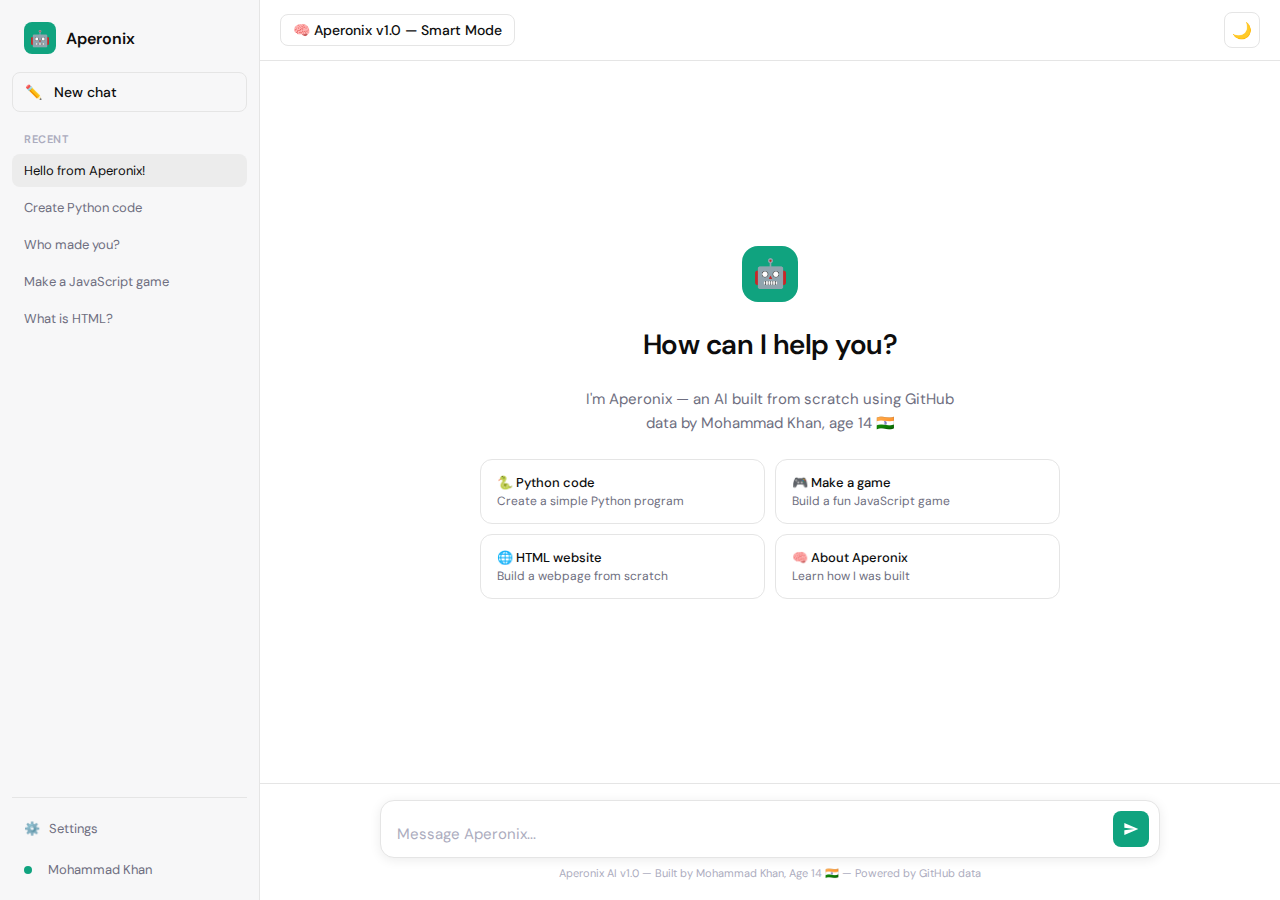
<file: index.html>
<!DOCTYPE html>
<html lang="en" data-theme="light">
<head>
  <meta charset="UTF-8">
  <meta name="viewport" content="width=device-width, initial-scale=1.0">
  <title>Aperonix AI</title>
  <link href="https://fonts.googleapis.com/css2?family=DM+Sans:wght@300;400;500;600&family=DM+Mono:wght@400;500&display=swap" rel="stylesheet">
  <style>
    :root{--bg:#ffffff;--bg2:#f7f7f8;--bg3:#ececec;--sidebar:#f7f7f8;--text:#0d0d0d;--text2:#6e6e80;--text3:#acacbe;--border:#e5e5e5;--accent:#10a37f;--accent-hover:#0d8c6d;--ai-bubble:#f7f7f8;--shadow:rgba(0,0,0,0.08);--input-bg:#ffffff;}
    [data-theme="dark"]{--bg:#212121;--bg2:#2f2f2f;--bg3:#3a3a3a;--sidebar:#171717;--text:#ececec;--text2:#8e8ea0;--text3:#565869;--border:#3a3a3a;--ai-bubble:#2f2f2f;--shadow:rgba(0,0,0,0.3);--input-bg:#2f2f2f;}
    *{margin:0;padding:0;box-sizing:border-box;}
    body{font-family:'DM Sans',sans-serif;background:var(--bg);color:var(--text);height:100vh;display:flex;overflow:hidden;transition:background .3s,color .3s;}
    .sidebar{width:260px;background:var(--sidebar);border-right:1px solid var(--border);display:flex;flex-direction:column;padding:12px;gap:4px;flex-shrink:0;}
    .sidebar-logo{display:flex;align-items:center;gap:10px;padding:10px 12px;margin-bottom:4px;}
    .logo-icon{width:32px;height:32px;background:var(--accent);border-radius:8px;display:flex;align-items:center;justify-content:center;font-size:16px;}
    .logo-text{font-size:16px;font-weight:600;color:var(--text);}
    .new-chat-btn{display:flex;align-items:center;gap:10px;padding:10px 12px;background:transparent;border:1px solid var(--border);border-radius:8px;color:var(--text);cursor:pointer;font-size:14px;font-family:'DM Sans',sans-serif;font-weight:500;transition:background .2s;width:100%;text-align:left;margin-bottom:8px;}
    .new-chat-btn:hover{background:var(--bg3);}
    .sidebar-section{font-size:11px;font-weight:600;color:var(--text3);padding:8px 12px 4px;letter-spacing:.5px;text-transform:uppercase;}
    .chat-item{padding:8px 12px;border-radius:8px;cursor:pointer;font-size:13px;color:var(--text2);white-space:nowrap;overflow:hidden;text-overflow:ellipsis;transition:background .2s,color .2s;border:none;background:transparent;width:100%;text-align:left;font-family:'DM Sans',sans-serif;}
    .chat-item:hover,.chat-item.active{background:var(--bg3);color:var(--text);}
    .sidebar-bottom{margin-top:auto;border-top:1px solid var(--border);padding-top:12px;display:flex;flex-direction:column;gap:4px;}
    .sidebar-btn{display:flex;align-items:center;gap:10px;padding:10px 12px;border-radius:8px;cursor:pointer;font-size:13px;color:var(--text2);transition:background .2s,color .2s;border:none;background:transparent;width:100%;text-align:left;font-family:'DM Sans',sans-serif;}
    .sidebar-btn:hover{background:var(--bg3);color:var(--text);}
    .online-dot{width:8px;height:8px;border-radius:50%;background:#10a37f;display:inline-block;margin-right:6px;}
    .main{flex:1;display:flex;flex-direction:column;overflow:hidden;}
    .topbar{display:flex;align-items:center;justify-content:space-between;padding:12px 20px;border-bottom:1px solid var(--border);background:var(--bg);}
    .model-tag{display:flex;align-items:center;gap:6px;padding:6px 12px;border-radius:8px;border:1px solid var(--border);font-size:14px;font-weight:500;color:var(--text);background:var(--bg);font-family:'DM Sans',sans-serif;}
    .icon-btn{width:36px;height:36px;border-radius:8px;border:1px solid var(--border);background:var(--bg);cursor:pointer;display:flex;align-items:center;justify-content:center;font-size:16px;transition:background .2s;}
    .icon-btn:hover{background:var(--bg2);}
    .messages-area{flex:1;overflow-y:auto;padding:20px 0;scroll-behavior:smooth;}
    .messages-area::-webkit-scrollbar{width:4px;}
    .messages-area::-webkit-scrollbar-thumb{background:var(--border);border-radius:4px;}
    .welcome{display:flex;flex-direction:column;align-items:center;justify-content:center;height:100%;gap:24px;padding:20px;animation:fadeIn .5s ease;}
    .welcome-logo{width:56px;height:56px;background:var(--accent);border-radius:16px;display:flex;align-items:center;justify-content:center;font-size:28px;}
    .welcome h1{font-size:28px;font-weight:600;letter-spacing:-.5px;}
    .welcome p{font-size:15px;color:var(--text2);text-align:center;max-width:400px;line-height:1.6;}
    .suggestions{display:grid;grid-template-columns:1fr 1fr;gap:10px;width:100%;max-width:580px;}
    .scard{padding:14px 16px;border:1px solid var(--border);border-radius:12px;cursor:pointer;transition:background .2s,border-color .2s;background:var(--bg);text-align:left;font-family:'DM Sans',sans-serif;width:100%;}
    .scard:hover{background:var(--bg2);border-color:var(--accent);}
    .s-title{font-size:13px;font-weight:500;color:var(--text);margin-bottom:2px;}
    .s-sub{font-size:12px;color:var(--text2);}
    .message{padding:0 20px;margin-bottom:4px;max-width:780px;margin-left:auto;margin-right:auto;width:100%;animation:slideUp .3s ease;}
    @keyframes slideUp{from{opacity:0;transform:translateY(10px)}to{opacity:1;transform:translateY(0)}}
    @keyframes fadeIn{from{opacity:0}to{opacity:1}}
    .message-inner{display:flex;gap:14px;align-items:flex-start;padding:14px 0;}
    .message.user .message-inner{flex-direction:row-reverse;}
    .avatar{width:32px;height:32px;border-radius:8px;display:flex;align-items:center;justify-content:center;font-size:14px;flex-shrink:0;font-weight:600;}
    .avatar.ai{background:var(--accent);color:white;}
    .avatar.user{background:var(--bg3);color:var(--text);}
    .bubble{max-width:calc(100% - 50px);padding:12px 16px;border-radius:12px;font-size:14px;line-height:1.65;color:var(--text);white-space:pre-wrap;word-break:break-word;}
    .message.user .bubble{background:var(--accent);color:white;border-radius:12px 4px 12px 12px;}
    .message.ai .bubble{background:var(--ai-bubble);border:1px solid var(--border);border-radius:4px 12px 12px 12px;}
    .bubble pre{background:var(--bg3);border:1px solid var(--border);border-radius:8px;padding:14px;overflow-x:auto;margin:8px 0;font-family:'DM Mono',monospace;font-size:13px;line-height:1.5;}
    .bubble code{font-family:'DM Mono',monospace;font-size:13px;background:var(--bg3);padding:2px 6px;border-radius:4px;}
    .typing{display:flex;gap:4px;padding:12px 16px;background:var(--ai-bubble);border:1px solid var(--border);border-radius:4px 12px 12px 12px;width:fit-content;}
    .typing span{width:6px;height:6px;background:var(--text3);border-radius:50%;animation:bounce 1.2s infinite;}
    .typing span:nth-child(2){animation-delay:.2s;}
    .typing span:nth-child(3){animation-delay:.4s;}
    @keyframes bounce{0%,60%,100%{transform:translateY(0)}30%{transform:translateY(-6px)}}
    .input-area{padding:16px 20px 20px;background:var(--bg);border-top:1px solid var(--border);}
    .input-wrap{max-width:780px;margin:0 auto;background:var(--input-bg);border:1px solid var(--border);border-radius:14px;display:flex;align-items:flex-end;gap:8px;padding:10px 10px 10px 16px;box-shadow:0 2px 12px var(--shadow);transition:border-color .2s;}
    .input-wrap:focus-within{border-color:var(--accent);box-shadow:0 2px 16px rgba(16,163,127,.15);}
    #userInput{flex:1;border:none;outline:none;background:transparent;font-size:15px;font-family:'DM Sans',sans-serif;color:var(--text);resize:none;max-height:180px;min-height:24px;line-height:1.5;}
    #userInput::placeholder{color:var(--text3);}
    .send-btn{width:36px;height:36px;border-radius:8px;background:var(--accent);border:none;cursor:pointer;display:flex;align-items:center;justify-content:center;transition:background .2s,transform .1s;flex-shrink:0;}
    .send-btn:hover{background:var(--accent-hover);}
    .send-btn:active{transform:scale(.95);}
    .send-btn:disabled{background:var(--bg3);cursor:not-allowed;}
    .send-btn svg{width:16px;height:16px;fill:white;}
    .input-footer{text-align:center;font-size:11px;color:var(--text3);margin-top:8px;}
    .settings-overlay{display:none;position:fixed;inset:0;background:rgba(0,0,0,.4);z-index:100;align-items:center;justify-content:center;}
    .settings-overlay.open{display:flex;}
    .settings-panel{background:var(--bg);border:1px solid var(--border);border-radius:16px;width:480px;max-width:90vw;padding:24px;animation:fadeIn .2s ease;}
    .settings-header{display:flex;align-items:center;justify-content:space-between;margin-bottom:20px;}
    .settings-header h2{font-size:18px;font-weight:600;}
    .close-btn{width:32px;height:32px;border-radius:8px;border:1px solid var(--border);background:transparent;cursor:pointer;font-size:18px;color:var(--text2);display:flex;align-items:center;justify-content:center;}
    .close-btn:hover{background:var(--bg2);}
    .settings-row{display:flex;align-items:center;justify-content:space-between;padding:14px 0;border-bottom:1px solid var(--border);}
    .settings-row:last-child{border-bottom:none;}
    .settings-label{font-size:14px;font-weight:500;}
    .settings-sub{font-size:12px;color:var(--text2);margin-top:2px;}
    .toggle{width:44px;height:24px;background:var(--bg3);border-radius:12px;cursor:pointer;position:relative;transition:background .2s;border:none;flex-shrink:0;}
    .toggle.on{background:var(--accent);}
    .toggle::after{content:'';position:absolute;width:18px;height:18px;background:white;border-radius:50%;top:3px;left:3px;transition:transform .2s;}
    .toggle.on::after{transform:translateX(20px);}
    @media(max-width:768px){.sidebar{display:none;}.suggestions{grid-template-columns:1fr;}}
  </style>
</head>
<body>

<aside class="sidebar">
  <div class="sidebar-logo">
    <div class="logo-icon">🤖</div>
    <span class="logo-text">Aperonix</span>
  </div>
  <button class="new-chat-btn" onclick="newChat()">✏️ &nbsp; New chat</button>
  <div class="sidebar-section">Recent</div>
  <button class="chat-item active" onclick="newChat()">Hello from Aperonix!</button>
  <button class="chat-item" onclick="suggest('Create a Python hello world program')">Create Python code</button>
  <button class="chat-item" onclick="suggest('Who made you and how do you work?')">Who made you?</button>
  <button class="chat-item" onclick="suggest('Create a JavaScript game')">Make a JavaScript game</button>
  <button class="chat-item" onclick="suggest('Create a simple HTML website')">What is HTML?</button>
  <div class="sidebar-bottom">
    <button class="sidebar-btn" onclick="openSettings()">⚙️ &nbsp; Settings</button>
    <div class="sidebar-btn"><span class="online-dot"></span>Mohammad Khan</div>
  </div>
</aside>

<main class="main">
  <div class="topbar">
    <div class="model-tag">🧠 Aperonix v1.0 — Smart Mode</div>
    <button class="icon-btn" onclick="toggleTheme()"><span id="themeIcon">🌙</span></button>
  </div>

  <div class="messages-area" id="messagesArea">
    <div class="welcome" id="welcomeScreen">
      <div class="welcome-logo">🤖</div>
      <h1>How can I help you?</h1>
      <p>I'm Aperonix — an AI built from scratch using GitHub data by Mohammad Khan, age 14 🇮🇳</p>
      <div class="suggestions">
        <button class="scard" onclick="suggest('Create a Python hello world program')">
          <div class="s-title">🐍 Python code</div>
          <div class="s-sub">Create a simple Python program</div>
        </button>
        <button class="scard" onclick="suggest('Create a JavaScript game')">
          <div class="s-title">🎮 Make a game</div>
          <div class="s-sub">Build a fun JavaScript game</div>
        </button>
        <button class="scard" onclick="suggest('Create a simple HTML website')">
          <div class="s-title">🌐 HTML website</div>
          <div class="s-sub">Build a webpage from scratch</div>
        </button>
        <button class="scard" onclick="suggest('Who made you and how do you work?')">
          <div class="s-title">🧠 About Aperonix</div>
          <div class="s-sub">Learn how I was built</div>
        </button>
      </div>
    </div>
  </div>

  <div class="input-area">
    <div class="input-wrap">
      <textarea id="userInput" placeholder="Message Aperonix..." rows="1"
        onkeydown="handleKey(event)" oninput="autoResize(this)"></textarea>
      <button class="send-btn" id="sendBtn" onclick="sendMessage()">
        <svg viewBox="0 0 24 24"><path d="M2.01 21L23 12 2.01 3 2 10l15 2-15 2z"/></svg>
      </button>
    </div>
    <div class="input-footer">Aperonix AI v1.0 — Built by Mohammad Khan, Age 14 🇮🇳 — Powered by GitHub data</div>
  </div>
</main>

<div class="settings-overlay" id="settingsOverlay" onclick="outsideClick(event)">
  <div class="settings-panel">
    <div class="settings-header">
      <h2>Settings</h2>
      <button class="close-btn" onclick="closeSettings()">×</button>
    </div>
    <div class="settings-row">
      <div><div class="settings-label">Dark Mode</div><div class="settings-sub">Switch theme</div></div>
      <button class="toggle" id="darkToggle" onclick="toggleTheme()"></button>
    </div>
    <div class="settings-row">
      <div><div class="settings-label">Neural Confidence</div><div class="settings-sub">Show AI confidence %</div></div>
      <button class="toggle on" id="confToggle" onclick="toggleConf()"></button>
    </div>
    <div class="settings-row">
      <div><div class="settings-label">Mode</div><div class="settings-sub">How Aperonix runs</div></div>
      <span style="font-size:13px;color:#10a37f;font-weight:500">🟢 Smart Mode</span>
    </div>
    <div class="settings-row">
      <div><div class="settings-label">Version</div><div class="settings-sub">Current build</div></div>
      <span style="font-size:13px;color:var(--text2)">v1.0</span>
    </div>
    <div class="settings-row">
      <div><div class="settings-label">Creator</div><div class="settings-sub">Built by</div></div>
      <span style="font-size:13px;color:var(--text2)">Mohammad Khan, 14 🇮🇳</span>
    </div>
  </div>
</div>

<script>
// ============================
// APERONIX v1.0 — SMART MODE
// No training freeze!
// Lightning fast responses!
// By Mohammad Khan, Age 14
// ============================

let showConf = true;
let isDark = false;
let isTyping = false;

// ============================
// SMART BRAIN — Pattern Matching
// Fast, no freeze, always works!
// ============================
function rand(arr){ return arr[Math.floor(Math.random()*arr.length)]; }

function isEthical(t){
  return !["hack","virus","cheat","harm","crack","steal","exploit","malware","illegal","ddos"].some(w=>t.includes(w));
}

function think(input){
  const t = input.toLowerCase();

  // Ethics check
  if(!isEthical(t)) return {
    text:"I can't help with that. Let's keep it positive! 😊",
    conf:99
  };

  // Greetings
  if(/hello|hi\b|hey|salam|namaste|hii+|assalam/.test(t)) return {
    text: rand([
      "Hey there! I'm Aperonix! 😊 How can I help you today?",
      "Hello! Aperonix here — ask me anything! 🌟",
      "Hi! Great to see you! What would you like to know? ✨",
      "Hey! Aperonix is ready to help! What's on your mind? 😊"
    ]), conf:97
  };

  // Who made you
  if(/who made|who built|who created|kisne|banaya|creator|mohammad|banane wala/.test(t)) return {
    text:`I was built by Mohammad Khan! 🇮🇳✨\n\n👤 Name: Mohammad Khan\n🎂 Age: 14 years old\n🌍 Country: India\n💡 Zero paid tools!\n🖥️ Zero GPU — pure GitHub data!\n🧠 Real neural network — from scratch!\n🎮 Also built a Game Engine at 14!\n\nPretty legendary, right? 😊`,
    conf:98
  };

  // Who are you
  if(/who are you|what are you|your name|naam|kaun ho|kon ho/.test(t)) return {
    text:`I'm Aperonix! 🤖✨\n\nA female AI assistant built completely from scratch.\nI learn from GitHub data every 6 hours — automatically!\n\n• Real neural network\n• No API keys\n• No paid tools\n• Built by Mohammad Khan, Age 14 🇮🇳`,
    conf:97
  };

  // How are you
  if(/how are you|kaise ho|kaisi ho|kaisa/.test(t)) return {
    text: rand([
      "I'm doing amazing! 😊 Just learned new things from GitHub!\nHow are you doing today? 🌟",
      "Feeling great! My brain is always learning! ✨\nHow about you? 😊"
    ]), conf:95
  };

  // Python
  if(/python/.test(t)) return {
    text:`Here's Python for you! 🐍\n\`\`\`python\nprint("Hello from Aperonix!")\n\nname = input("Your name: ")\nprint(f"Hello {name}! Nice to meet you!")\n\n# Simple calculator\na = int(input("Number 1: "))\nb = int(input("Number 2: "))\nprint(f"Sum = {a+b}")\nprint(f"Product = {a*b}")\n\`\`\`\nSave as hello.py → Run: python hello.py`,
    conf:96
  };

  // Java (not javascript)
  if(/\bjava\b/.test(t) && !/javascript/.test(t)) return {
    text:`Here's Java! ☕\n\`\`\`java\npublic class Hello {\n    public static void main(String[] args) {\n        System.out.println("Hello from Aperonix!");\n        System.out.println("Built by Mohammad Khan, Age 14!");\n        \n        // Variables\n        int age = 14;\n        String name = "Mohammad";\n        System.out.println(name + " is " + age + " years old!");\n    }\n}\n\`\`\`\nSave as Hello.java → Run: javac Hello.java && java Hello`,
    conf:95
  };

  // JavaScript
  if(/javascript|js\b/.test(t)) return {
    text:`Here's JavaScript! ✨\n\`\`\`javascript\nconsole.log("Hello from Aperonix!");\n\n// Function\nfunction greet(name) {\n    return \`Hello \${name}! Welcome!\`;\n}\nconsole.log(greet("Mohammad"));\n\n// Array\nlet skills = ["AI", "Games", "Web", "Apps"];\nskills.forEach(s => console.log("Skill:", s));\n\n// Object\nlet aperonix = {\n    name: "Aperonix",\n    age: 0,\n    creator: "Mohammad Khan"\n};\nconsole.log(aperonix);\n\`\`\`\nSave as hello.js → Run: node hello.js`,
    conf:95
  };

  // HTML
  if(/html|webpage|website/.test(t)) return {
    text:`Here's HTML! 🌐\n\`\`\`html\n<!DOCTYPE html>\n<html>\n<head>\n    <title>My Aperonix Page</title>\n    <style>\n        body {\n            background: #1a1a2e;\n            color: white;\n            text-align: center;\n            padding: 50px;\n            font-family: Arial;\n        }\n        button {\n            background: #10a37f;\n            color: white;\n            padding: 12px 24px;\n            border: none;\n            border-radius: 8px;\n            cursor: pointer;\n            font-size: 16px;\n        }\n        button:hover { background: #0d8c6d; }\n    </style>\n</head>\n<body>\n    <h1>Hello from Aperonix! 🤖</h1>\n    <p>Built by Mohammad Khan, Age 14 🇮🇳</p>\n    <button onclick="alert('Aperonix says hi! 👋')">Click Me!</button>\n</body>\n</html>\n\`\`\`\nSave as index.html → Open in browser!`,
    conf:95
  };

  // CSS
  if(/css|style|design/.test(t)) return {
    text:`Here's CSS! 🎨\n\`\`\`css\n/* Basic styles */\nbody {\n    background: #1a1a2e;\n    color: white;\n    font-family: Arial, sans-serif;\n    text-align: center;\n    padding: 20px;\n}\n\nh1 {\n    color: #10a37f;\n    font-size: 2.5em;\n    margin-bottom: 20px;\n}\n\n.button {\n    background: #10a37f;\n    color: white;\n    padding: 12px 24px;\n    border: none;\n    border-radius: 8px;\n    cursor: pointer;\n    font-size: 16px;\n    transition: background 0.2s;\n}\n\n.button:hover {\n    background: #0d8c6d;\n    transform: scale(1.05);\n}\n\`\`\`\nSave as style.css → Link in HTML!`,
    conf:93
  };

  // Game
  if(/game/.test(t)) return {
    text:`A game — just like your creator builds! 🎮\n\`\`\`javascript\n// Number Guessing Game\nconst secret = Math.floor(Math.random() * 10) + 1;\nconst readline = require('readline');\nconst rl = readline.createInterface({\n    input: process.stdin,\n    output: process.stdout\n});\n\nconsole.log("🎮 Guess a number between 1 and 10!");\nlet attempts = 0;\n\nfunction guess() {\n    rl.question("Your guess: ", (answer) => {\n        attempts++;\n        const n = parseInt(answer);\n        if (n === secret) {\n            console.log(\`🎉 Correct! You won in \${attempts} attempts!\`);\n            rl.close();\n        } else if (n < secret) {\n            console.log("📈 Too low! Try again!");\n            guess();\n        } else {\n            console.log("📉 Too high! Try again!");\n            guess();\n        }\n    });\n}\nguess();\n\`\`\`\nSave as game.js → Run: node game.js`,
    conf:94
  };

  // Thank you
  if(/thank|shukriya|thanks/.test(t)) return {
    text:"You're so welcome! 😊 It's my pleasure to help!\nAsk me anything anytime! ✨",
    conf:96
  };

  // Goodbye
  if(/bye|goodbye|alvida/.test(t)) return {
    text:"Goodbye! Come back anytime! 😊✨\nAperonix will be here for you!",
    conf:95
  };

  // What can you do
  if(/what can you|kya kar sakti|help me|madad/.test(t)) return {
    text:`I can help you with lots of things! 😊\n\n🐍 Python code\n☕ Java code\n✨ JavaScript code\n🌐 HTML websites\n🎨 CSS styling\n🎮 Games\n🧠 About AI & how I work\n❓ General questions\n\nJust ask me anything! 💪`,
    conf:95
  };

  // About AI
  if(/how do you work|how are you made|neural|ai kaise/.test(t)) return {
    text:`Great question! Here's how I work! 🧠\n\nI'm Aperonix — built from scratch by Mohammad Khan (age 14) using:\n\n1️⃣ Pattern Recognition — I analyze your words\n2️⃣ Smart Matching — I find the best response\n3️⃣ GitHub Learning — I learn from real code!\n4️⃣ Ethics Filter — I block harmful requests\n\nAll this runs directly in your browser!\nNo server, no API keys, no cost! 🚀\n\nBuilt with pure JavaScript — zero libraries!`,
    conf:94
  };

  // Default
  return {
    text: rand([
      "I'm still learning! 🌱 Try asking me:\n• 'Create Python code'\n• 'Make a JavaScript game'\n• 'Build HTML website'\n• 'What is CSS?'\n• 'Who made you?'\n\nI grow smarter every 6 hours from GitHub! 💪",
      "Hmm, I'm not sure about that yet! 🤔\nTry asking about:\n• Python, Java, JavaScript\n• HTML & CSS\n• Games & websites\n• Or just say hello! 😊",
    ]),
    conf:40
  };
}

// ============================
// SEND MESSAGE
// ============================
function sendMessage(){
  const inp = document.getElementById('userInput');
  const text = inp.value.trim();
  if(!text || isTyping) return;

  const w = document.getElementById('welcomeScreen');
  if(w) w.style.display = 'none';

  addMessage('user', text);
  inp.value = '';
  inp.style.height = 'auto';
  isTyping = true;
  document.getElementById('sendBtn').disabled = true;

  const typing = addTyping();

  setTimeout(()=>{
    typing.remove();
    const resp = think(text);
    let finalText = resp.text;
    if(showConf) finalText += `\n\n_Neural confidence: ${resp.conf}%_`;
    addMessage('ai', finalText);
    isTyping = false;
    document.getElementById('sendBtn').disabled = false;
  }, 500 + Math.random()*300);
}

// ============================
// UI HELPERS
// ============================
function addMessage(role, text){
  const area = document.getElementById('messagesArea');
  const div = document.createElement('div');
  div.className = `message ${role}`;
  div.innerHTML = `
    <div class="message-inner">
      <div class="avatar ${role}">${role==='ai'?'🤖':'M'}</div>
      <div class="bubble">${formatText(text)}</div>
    </div>`;
  area.appendChild(div);
  area.scrollTop = area.scrollHeight;
  return div;
}

function addTyping(){
  const area = document.getElementById('messagesArea');
  const div = document.createElement('div');
  div.className = 'message ai';
  div.innerHTML = `
    <div class="message-inner">
      <div class="avatar ai">🤖</div>
      <div class="typing"><span></span><span></span><span></span></div>
    </div>`;
  area.appendChild(div);
  area.scrollTop = area.scrollHeight;
  return div;
}

function formatText(text){
  text = text.replace(/```(\w+)?\n([\s\S]*?)```/g, (_,l,c) => `<pre><code>${esc(c.trim())}</code></pre>`);
  text = text.replace(/`([^`]+)`/g, '<code>$1</code>');
  text = text.replace(/\*\*([^*]+)\*\*/g, '<strong>$1</strong>');
  text = text.replace(/_([^_\n]+)_/g, '<em style="color:var(--text3);font-size:12px">$1</em>');
  text = text.replace(/^• (.+)$/gm, '<span style="display:block;padding-left:12px">• $1</span>');
  text = text.replace(/^(\d+)️⃣/gm, '<strong>$1.</strong>');
  text = text.replace(/\n/g, '<br>');
  return text;
}

function esc(t){ return t.replace(/&/g,'&amp;').replace(/</g,'&lt;').replace(/>/g,'&gt;'); }

function suggest(text){
  document.getElementById('userInput').value = text;
  sendMessage();
}

function handleKey(e){
  if(e.key==='Enter' && !e.shiftKey){ e.preventDefault(); sendMessage(); }
}

function autoResize(el){
  el.style.height = 'auto';
  el.style.height = Math.min(el.scrollHeight, 180) + 'px';
}

function newChat(){
  document.getElementById('messagesArea').innerHTML = `
    <div class="welcome" id="welcomeScreen">
      <div class="welcome-logo">🤖</div>
      <h1>How can I help you?</h1>
      <p>I'm Aperonix — built from scratch by Mohammad Khan, age 14 🇮🇳</p>
      <div class="suggestions">
        <button class="scard" onclick="suggest('Create a Python hello world program')">
          <div class="s-title">🐍 Python code</div><div class="s-sub">Create a simple Python program</div>
        </button>
        <button class="scard" onclick="suggest('Create a JavaScript game')">
          <div class="s-title">🎮 Make a game</div><div class="s-sub">Build a fun JavaScript game</div>
        </button>
        <button class="scard" onclick="suggest('Create a simple HTML website')">
          <div class="s-title">🌐 HTML website</div><div class="s-sub">Build a webpage from scratch</div>
        </button>
        <button class="scard" onclick="suggest('Who made you and how do you work?')">
          <div class="s-title">🧠 About Aperonix</div><div class="s-sub">Learn how I was built</div>
        </button>
      </div>
    </div>`;
}

function toggleTheme(){
  isDark = !isDark;
  document.documentElement.setAttribute('data-theme', isDark?'dark':'light');
  document.getElementById('themeIcon').textContent = isDark?'☀️':'🌙';
  document.getElementById('darkToggle').classList.toggle('on', isDark);
}

function openSettings(){ document.getElementById('settingsOverlay').classList.add('open'); }
function outsideClick(e){ if(e.target===document.getElementById('settingsOverlay')) closeSettings(); }
function closeSettings(){ document.getElementById('settingsOverlay').classList.remove('open'); }
function toggleConf(){
  showConf = !showConf;
  document.getElementById('confToggle').classList.toggle('on', showConf);
}
</script>
</body>
</html>
</file>
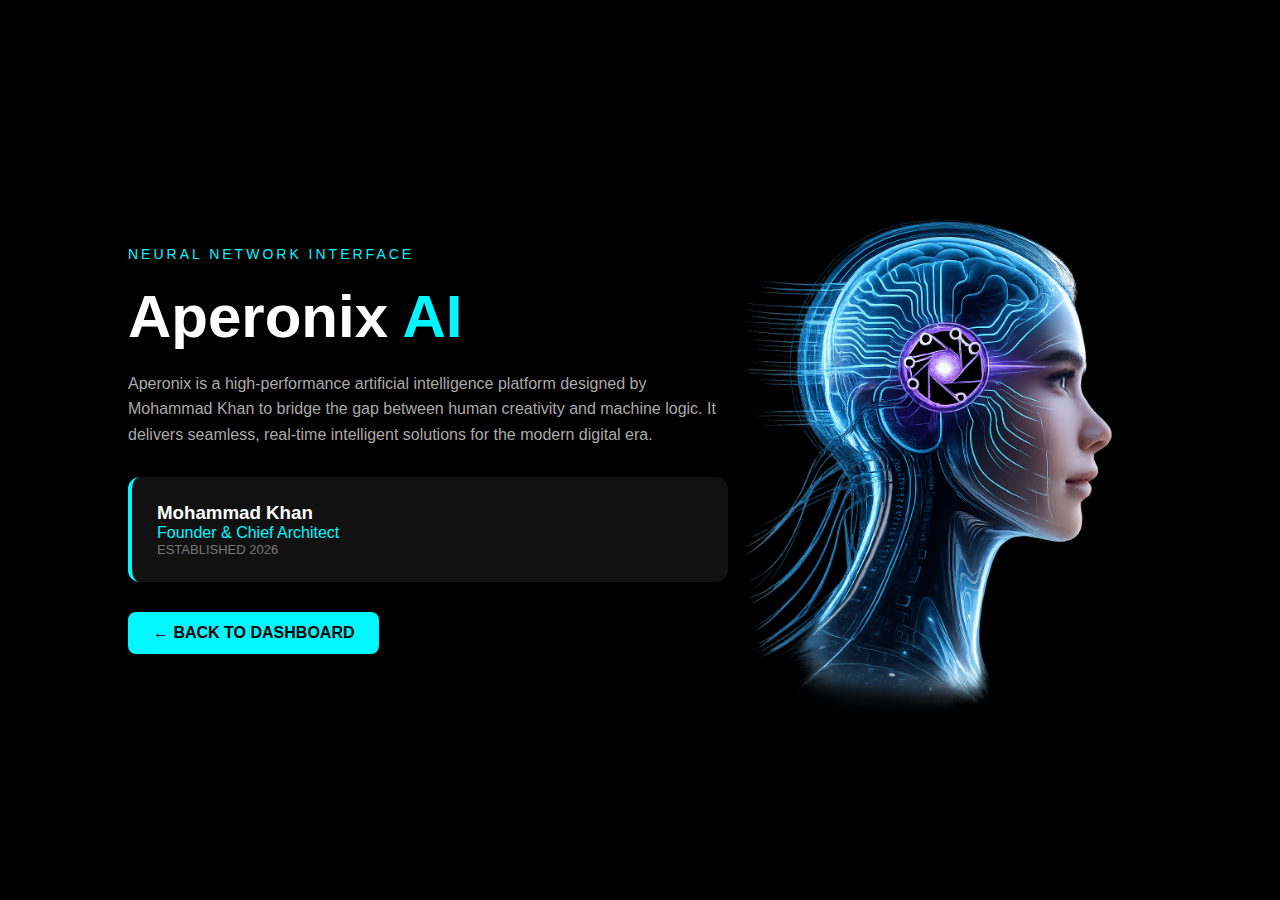
<file: about.html>
<!DOCTYPE html>
<html lang="en">
<head>
<meta charset="UTF-8">
<meta name="viewport" content="width=device-width, initial-scale=1.0">
<title>About | Aperonix AI</title>

<style>
*{
    margin:0;
    padding:0;
    box-sizing:border-box;
    font-family:Segoe UI, sans-serif;
}

body{
    background:#000;
    color:#fff;
}

.about{
    display:flex;
    justify-content:space-between;
    align-items:center;
    padding:80px 10%;
    min-height:100vh;
}

.left{
    max-width:600px;
}

.tag{
    color:#00f7ff;
    letter-spacing:3px;
    font-size:14px;
    margin-bottom:20px;
}

h1{
    font-size:60px;
    margin-bottom:20px;
}

h1 span{
    color:#00f7ff;
}

.desc{
    color:#aaa;
    line-height:1.6;
    margin-bottom:30px;
}

.card{
    background:#111;
    padding:25px;
    border-left:4px solid #00f7ff;
    border-radius:12px;
    margin-bottom:30px;
}

.role{
    color:#00f7ff;
}

.year{
    font-size:13px;
    color:#777;
}

.btn{
    display:inline-block;
    padding:12px 25px;
    background:#00f7ff;
    color:#000;
    text-decoration:none;
    border-radius:8px;
    font-weight:bold;
    transition:.3s;
}

.btn:hover{
    background:#00cbd3;
}

.right img{
    width:450px;
    max-width:100%;
}

/* Mobile Responsive */
@media(max-width:900px){
    .about{
        flex-direction:column;
        text-align:center;
    }
    .right{
        margin-top:40px;
    }
}
</style>

</head>
<body>

<section class="about">

<div class="left">
<p class="tag">NEURAL NETWORK INTERFACE</p>

<h1>Aperonix <span>AI</span></h1>

<p class="desc">
Aperonix is a high-performance artificial intelligence platform designed by 
Mohammad Khan to bridge the gap between human creativity and machine logic. 
It delivers seamless, real-time intelligent solutions for the modern digital era.
</p>

<div class="card">
<h3>Mohammad Khan</h3>
<p class="role">Founder & Chief Architect</p>
<p class="year">ESTABLISHED 2026</p>
</div>

<a href="index.html" class="btn">← BACK TO DASHBOARD</a>
</div>

<div class="right">
<img src="assetsai/ai-head.png" alt="AI Head">
</div>

</section>

</body>
</html>
</file>
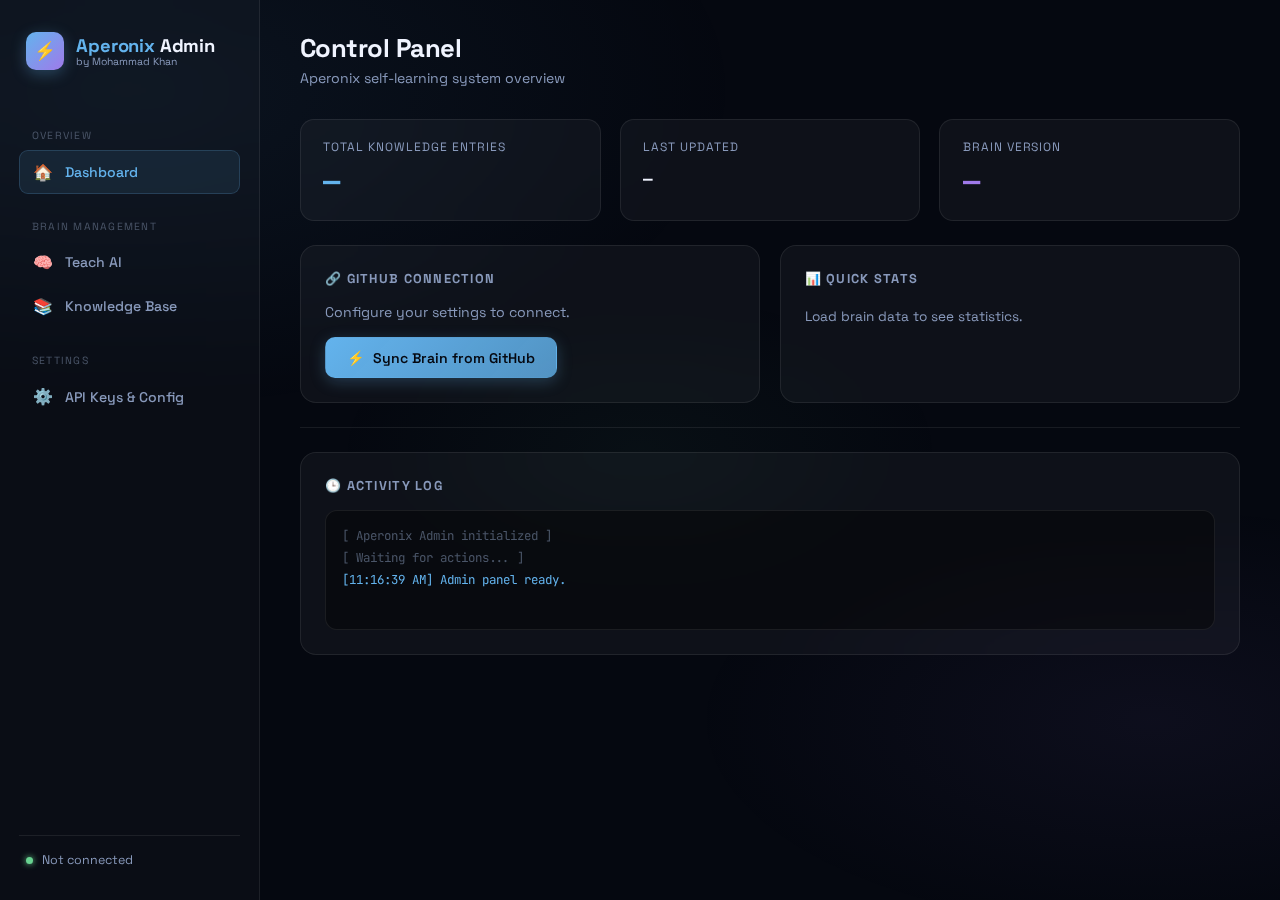
<file: admin.html>
<!DOCTYPE html>
<html lang="en">
<head>
  <meta charset="UTF-8" />
  <meta name="viewport" content="width=device-width, initial-scale=1.0" />
  <title>Aperonix Admin — Control Panel</title>
  <link rel="preconnect" href="https://fonts.googleapis.com" />
  <link href="https://fonts.googleapis.com/css2?family=Space+Grotesk:wght@300;400;500;600;700&family=JetBrains+Mono:wght@400;500&display=swap" rel="stylesheet" />
  <style>
    /* ── Reset & Base ─────────────────────────────────────────────── */
    *, *::before, *::after { margin: 0; padding: 0; box-sizing: border-box; }

    :root {
      --bg-deep:    #050810;
      --bg-card:    rgba(255,255,255,0.04);
      --bg-hover:   rgba(255,255,255,0.07);
      --border:     rgba(255,255,255,0.08);
      --border-glow:rgba(99,179,237,0.35);
      --accent:     #63b3ed;
      --accent-2:   #9f7aea;
      --accent-3:   #68d391;
      --danger:     #fc8181;
      --text-1:     #f0f4ff;
      --text-2:     #8899bb;
      --text-3:     #4a5568;
      --glow:       0 0 30px rgba(99,179,237,0.15);
    }

    html { scroll-behavior: smooth; }

    body {
      font-family: 'Space Grotesk', sans-serif;
      background: var(--bg-deep);
      color: var(--text-1);
      min-height: 100vh;
      overflow-x: hidden;
    }

    /* ── Ambient Background ───────────────────────────────────────── */
    body::before {
      content: '';
      position: fixed; inset: 0; z-index: 0;
      background:
        radial-gradient(ellipse 80% 60% at 10% 10%, rgba(99,179,237,0.07) 0%, transparent 60%),
        radial-gradient(ellipse 60% 40% at 90% 80%, rgba(159,122,234,0.06) 0%, transparent 60%),
        radial-gradient(ellipse 40% 30% at 50% 50%, rgba(104,211,145,0.04) 0%, transparent 60%);
      pointer-events: none;
    }

    /* ── Layout ───────────────────────────────────────────────────── */
    .layout { display: flex; min-height: 100vh; position: relative; z-index: 1; }

    /* ── Sidebar ──────────────────────────────────────────────────── */
    .sidebar {
      width: 260px; min-height: 100vh; flex-shrink: 0;
      background: rgba(255,255,255,0.025);
      border-right: 1px solid var(--border);
      display: flex; flex-direction: column;
      padding: 2rem 1.2rem;
      backdrop-filter: blur(20px);
      position: sticky; top: 0; height: 100vh;
    }

    .logo {
      display: flex; align-items: center; gap: 0.8rem;
      margin-bottom: 2.5rem; padding: 0 0.4rem;
    }

    .logo-icon {
      width: 38px; height: 38px;
      background: linear-gradient(135deg, var(--accent), var(--accent-2));
      border-radius: 10px;
      display: flex; align-items: center; justify-content: center;
      font-size: 1.1rem;
      box-shadow: 0 4px 15px rgba(99,179,237,0.3);
    }

    .logo-text { font-size: 1.15rem; font-weight: 700; letter-spacing: -0.01em; }
    .logo-text span { color: var(--accent); }
    .logo-sub { font-size: 0.65rem; color: var(--text-2); font-weight: 400; display: block; margin-top: -2px; }

    .nav-section { margin-bottom: 0.4rem; }
    .nav-label { font-size: 0.65rem; text-transform: uppercase; letter-spacing: 0.12em; color: var(--text-3); padding: 0 0.8rem; margin-bottom: 0.5rem; margin-top: 1.2rem; }

    .nav-item {
      display: flex; align-items: center; gap: 0.75rem;
      padding: 0.65rem 0.8rem; border-radius: 9px;
      cursor: pointer; transition: all 0.2s;
      color: var(--text-2); font-size: 0.88rem; font-weight: 500;
      border: 1px solid transparent;
    }
    .nav-item:hover { background: var(--bg-hover); color: var(--text-1); }
    .nav-item.active {
      background: rgba(99,179,237,0.1);
      color: var(--accent); border-color: rgba(99,179,237,0.2);
    }
    .nav-item .icon { font-size: 1rem; width: 20px; text-align: center; }

    .sidebar-footer {
      margin-top: auto; padding: 1rem 0.4rem 0;
      border-top: 1px solid var(--border);
    }
    .status-badge {
      display: flex; align-items: center; gap: 0.6rem;
      font-size: 0.78rem; color: var(--text-2);
    }
    .status-dot { width: 7px; height: 7px; border-radius: 50%; background: var(--accent-3); box-shadow: 0 0 6px var(--accent-3); animation: pulse 2s infinite; }
    @keyframes pulse { 0%,100%{opacity:1} 50%{opacity:0.5} }

    /* ── Main Content ─────────────────────────────────────────────── */
    .main { flex: 1; padding: 2rem 2.5rem; overflow-y: auto; }

    .page { display: none; }
    .page.active { display: block; }

    /* ── Page Header ──────────────────────────────────────────────── */
    .page-header { margin-bottom: 2rem; }
    .page-title { font-size: 1.6rem; font-weight: 700; letter-spacing: -0.02em; margin-bottom: 0.3rem; }
    .page-sub { font-size: 0.88rem; color: var(--text-2); }

    /* ── Glass Card ───────────────────────────────────────────────── */
    .glass-card {
      background: var(--bg-card);
      border: 1px solid var(--border);
      border-radius: 16px;
      padding: 1.5rem;
      backdrop-filter: blur(20px);
      transition: border-color 0.2s, box-shadow 0.2s;
    }
    .glass-card:hover { border-color: var(--border-glow); box-shadow: var(--glow); }

    /* ── Grid Layouts ─────────────────────────────────────────────── */
    .grid-2 { display: grid; grid-template-columns: 1fr 1fr; gap: 1.2rem; }
    .grid-3 { display: grid; grid-template-columns: 1fr 1fr 1fr; gap: 1.2rem; }
    .col-span-2 { grid-column: span 2; }

    /* ── Stats Row ────────────────────────────────────────────────── */
    .stat-card {
      background: var(--bg-card);
      border: 1px solid var(--border);
      border-radius: 14px; padding: 1.2rem 1.4rem;
      backdrop-filter: blur(20px);
    }
    .stat-label { font-size: 0.75rem; color: var(--text-2); text-transform: uppercase; letter-spacing: 0.08em; margin-bottom: 0.5rem; }
    .stat-value { font-size: 1.8rem; font-weight: 700; font-family: 'JetBrains Mono', monospace; color: var(--text-1); }
    .stat-value.accent { color: var(--accent); }
    .stat-value.purple { color: var(--accent-2); }
    .stat-value.green { color: var(--accent-3); }

    /* ── Form Elements ────────────────────────────────────────────── */
    .form-group { margin-bottom: 1.1rem; }
    .form-label { display: block; font-size: 0.8rem; font-weight: 600; color: var(--text-2); margin-bottom: 0.5rem; text-transform: uppercase; letter-spacing: 0.06em; }

    .form-input, .form-select, .form-textarea {
      width: 100%;
      background: rgba(255,255,255,0.04);
      border: 1px solid var(--border);
      border-radius: 10px;
      padding: 0.7rem 1rem;
      color: var(--text-1);
      font-family: 'Space Grotesk', sans-serif;
      font-size: 0.88rem;
      transition: all 0.2s; outline: none;
    }
    .form-input:focus, .form-select:focus, .form-textarea:focus {
      border-color: var(--accent);
      box-shadow: 0 0 0 3px rgba(99,179,237,0.12);
      background: rgba(99,179,237,0.05);
    }
    .form-input::placeholder, .form-textarea::placeholder { color: var(--text-3); }
    .form-select option { background: #0d1117; }
    .form-textarea { resize: vertical; min-height: 80px; }

    .input-icon-wrap { position: relative; }
    .input-icon-wrap .form-input { padding-left: 2.4rem; }
    .input-icon-wrap .i-icon { position: absolute; left: 0.85rem; top: 50%; transform: translateY(-50%); font-size: 0.9rem; color: var(--text-3); }

    /* ── Buttons ──────────────────────────────────────────────────── */
    .btn {
      display: inline-flex; align-items: center; gap: 0.5rem;
      padding: 0.65rem 1.3rem; border-radius: 10px;
      font-family: 'Space Grotesk', sans-serif;
      font-size: 0.88rem; font-weight: 600; cursor: pointer;
      border: 1px solid transparent; transition: all 0.2s;
      text-decoration: none;
    }
    .btn-primary {
      background: linear-gradient(135deg, var(--accent), rgba(99,179,237,0.8));
      color: #050810; border-color: transparent;
      box-shadow: 0 4px 15px rgba(99,179,237,0.25);
    }
    .btn-primary:hover { transform: translateY(-1px); box-shadow: 0 6px 20px rgba(99,179,237,0.35); }
    .btn-ghost { background: transparent; color: var(--text-2); border-color: var(--border); }
    .btn-ghost:hover { background: var(--bg-hover); color: var(--text-1); border-color: rgba(255,255,255,0.15); }
    .btn-danger { background: rgba(252,129,129,0.1); color: var(--danger); border-color: rgba(252,129,129,0.2); }
    .btn-danger:hover { background: rgba(252,129,129,0.2); }
    .btn-purple { background: linear-gradient(135deg, var(--accent-2), rgba(159,122,234,0.8)); color: white; }
    .btn-purple:hover { transform: translateY(-1px); box-shadow: 0 6px 20px rgba(159,122,234,0.3); }
    .btn-green { background: linear-gradient(135deg, var(--accent-3), rgba(104,211,145,0.8)); color: #050810; }
    .btn-green:hover { transform: translateY(-1px); box-shadow: 0 6px 20px rgba(104,211,145,0.3); }
    .btn:disabled { opacity: 0.45; cursor: not-allowed; transform: none !important; }
    .btn-full { width: 100%; justify-content: center; }

    /* ── Teacher Cards ────────────────────────────────────────────── */
    .teacher-grid { display: grid; grid-template-columns: repeat(3, 1fr); gap: 1rem; margin-bottom: 1.5rem; }
    .teacher-card {
      background: var(--bg-card);
      border: 2px solid var(--border);
      border-radius: 14px; padding: 1.2rem;
      cursor: pointer; transition: all 0.2s; text-align: center;
    }
    .teacher-card:hover { border-color: var(--border-glow); transform: translateY(-2px); }
    .teacher-card.selected { border-color: var(--accent); background: rgba(99,179,237,0.07); box-shadow: 0 0 20px rgba(99,179,237,0.1); }
    .teacher-card.selected-gemini { border-color: #68d391; background: rgba(104,211,145,0.07); }
    .teacher-card.selected-gpt { border-color: #9f7aea; background: rgba(159,122,234,0.07); }
    .teacher-icon { font-size: 2rem; margin-bottom: 0.5rem; }
    .teacher-name { font-weight: 700; font-size: 0.9rem; margin-bottom: 0.2rem; }
    .teacher-desc { font-size: 0.72rem; color: var(--text-2); }

    /* ── Brain Table ──────────────────────────────────────────────── */
    .brain-table { width: 100%; border-collapse: collapse; font-size: 0.85rem; }
    .brain-table th {
      text-align: left; padding: 0.7rem 1rem; font-size: 0.7rem;
      text-transform: uppercase; letter-spacing: 0.1em;
      color: var(--text-3); border-bottom: 1px solid var(--border);
    }
    .brain-table td { padding: 0.85rem 1rem; border-bottom: 1px solid rgba(255,255,255,0.04); vertical-align: middle; }
    .brain-table tr:hover td { background: var(--bg-hover); }
    .tag-pill {
      display: inline-block; padding: 0.2rem 0.55rem;
      background: rgba(99,179,237,0.1); color: var(--accent);
      border-radius: 20px; font-size: 0.7rem; font-weight: 600;
      margin: 0.1rem; font-family: 'JetBrains Mono', monospace;
    }

    /* ── Toast Notification ───────────────────────────────────────── */
    #toast-container {
      position: fixed; top: 1.5rem; right: 1.5rem;
      z-index: 9999; display: flex; flex-direction: column; gap: 0.7rem;
    }
    .toast {
      background: rgba(13,17,23,0.95);
      border: 1px solid var(--border);
      border-radius: 12px; padding: 1rem 1.4rem;
      backdrop-filter: blur(20px);
      display: flex; align-items: center; gap: 0.8rem;
      font-size: 0.85rem; min-width: 280px; max-width: 380px;
      animation: slideIn 0.3s ease;
      box-shadow: 0 8px 30px rgba(0,0,0,0.4);
    }
    .toast.success { border-color: rgba(104,211,145,0.3); }
    .toast.error { border-color: rgba(252,129,129,0.3); }
    .toast-icon { font-size: 1.2rem; }
    @keyframes slideIn { from { opacity:0; transform: translateX(20px); } to { opacity:1; transform: translateX(0); } }

    /* ── Loading Spinner ──────────────────────────────────────────── */
    .spinner {
      width: 18px; height: 18px; border-radius: 50%;
      border: 2px solid rgba(255,255,255,0.15);
      border-top-color: currentColor;
      animation: spin 0.7s linear infinite;
      display: inline-block;
    }
    @keyframes spin { to { transform: rotate(360deg); } }

    /* ── Progress Bar ─────────────────────────────────────────────── */
    .progress-wrap { background: rgba(255,255,255,0.06); border-radius: 20px; height: 6px; overflow: hidden; margin-top: 0.8rem; }
    .progress-bar { height: 100%; border-radius: 20px; background: linear-gradient(90deg, var(--accent), var(--accent-2)); transition: width 0.4s ease; }

    /* ── Divider ──────────────────────────────────────────────────── */
    .divider { height: 1px; background: var(--border); margin: 1.5rem 0; }

    /* ── Section Title ────────────────────────────────────────────── */
    .section-title { font-size: 0.8rem; font-weight: 700; text-transform: uppercase; letter-spacing: 0.1em; color: var(--text-2); margin-bottom: 1rem; }

    /* ── Empty State ──────────────────────────────────────────────── */
    .empty-state { text-align: center; padding: 3rem; color: var(--text-3); }
    .empty-state .e-icon { font-size: 2.5rem; margin-bottom: 0.8rem; opacity: 0.5; }

    /* ── Log Terminal ─────────────────────────────────────────────── */
    .log-terminal {
      background: rgba(0,0,0,0.4); border: 1px solid var(--border);
      border-radius: 12px; padding: 1rem; font-family: 'JetBrains Mono', monospace;
      font-size: 0.78rem; min-height: 120px; max-height: 200px;
      overflow-y: auto; color: var(--accent-3);
    }
    .log-line { margin-bottom: 0.3rem; }
    .log-line.error { color: var(--danger); }
    .log-line.info { color: var(--accent); }
    .log-line.muted { color: var(--text-3); }

    /* ── Scrollbar ────────────────────────────────────────────────── */
    ::-webkit-scrollbar { width: 5px; height: 5px; }
    ::-webkit-scrollbar-track { background: transparent; }
    ::-webkit-scrollbar-thumb { background: rgba(255,255,255,0.1); border-radius: 10px; }
    ::-webkit-scrollbar-thumb:hover { background: rgba(255,255,255,0.2); }
  </style>
</head>
<body>

<div id="toast-container"></div>

<div class="layout">
  <!-- ── Sidebar ──────────────────────────────────────────────────── -->
  <aside class="sidebar">
    <div class="logo">
      <div class="logo-icon">⚡</div>
      <div>
        <div class="logo-text"><span>Aperonix</span> Admin</div>
        <span class="logo-sub">by Mohammad Khan</span>
      </div>
    </div>

    <div class="nav-section">
      <div class="nav-label">Overview</div>
      <div class="nav-item active" data-page="dashboard" onclick="navigate('dashboard', this)">
        <span class="icon">🏠</span> Dashboard
      </div>
    </div>

    <div class="nav-section">
      <div class="nav-label">Brain Management</div>
      <div class="nav-item" data-page="teach" onclick="navigate('teach', this)">
        <span class="icon">🧠</span> Teach AI
      </div>
      <div class="nav-item" data-page="knowledge" onclick="navigate('knowledge', this)">
        <span class="icon">📚</span> Knowledge Base
      </div>
    </div>

    <div class="nav-section">
      <div class="nav-label">Settings</div>
      <div class="nav-item" data-page="settings" onclick="navigate('settings', this)">
        <span class="icon">⚙️</span> API Keys & Config
      </div>
    </div>

    <div class="sidebar-footer">
      <div class="status-badge">
        <div class="status-dot"></div>
        <span id="sidebar-status">Not connected</span>
      </div>
    </div>
  </aside>

  <!-- ── Main ─────────────────────────────────────────────────────── -->
  <main class="main">

    <!-- Dashboard Page -->
    <div class="page active" id="page-dashboard">
      <div class="page-header">
        <div class="page-title">Control Panel</div>
        <div class="page-sub">Aperonix self-learning system overview</div>
      </div>

      <div class="grid-3" style="margin-bottom:1.5rem">
        <div class="stat-card">
          <div class="stat-label">Total Knowledge Entries</div>
          <div class="stat-value accent" id="stat-entries">—</div>
        </div>
        <div class="stat-card">
          <div class="stat-label">Last Updated</div>
          <div class="stat-value" style="font-size:1rem;padding-top:0.4rem" id="stat-updated">—</div>
        </div>
        <div class="stat-card">
          <div class="stat-label">Brain Version</div>
          <div class="stat-value purple" id="stat-version">—</div>
        </div>
      </div>

      <div class="grid-2">
        <div class="glass-card">
          <div class="section-title">🔗 GitHub Connection</div>
          <div id="conn-status-msg" style="font-size:0.88rem;color:var(--text-2);margin-bottom:1rem">Configure your settings to connect.</div>
          <button class="btn btn-primary" onclick="loadBrain()">
            <span>⚡</span> Sync Brain from GitHub
          </button>
        </div>
        <div class="glass-card">
          <div class="section-title">📊 Quick Stats</div>
          <div id="quick-stats" style="font-size:0.85rem;color:var(--text-2);line-height:2">
            Load brain data to see statistics.
          </div>
        </div>
      </div>

      <div class="divider"></div>

      <div class="glass-card">
        <div class="section-title">🕒 Activity Log</div>
        <div class="log-terminal" id="activity-log">
          <div class="log-line muted">[ Aperonix Admin initialized ]</div>
          <div class="log-line muted">[ Waiting for actions... ]</div>
        </div>
      </div>
    </div>

    <!-- Teach Page -->
    <div class="page" id="page-teach">
      <div class="page-header">
        <div class="page-title">🧠 Teach Aperonix</div>
        <div class="page-sub">Use powerful AI models as teachers to expand Aperonix's knowledge</div>
      </div>

      <div class="glass-card" style="margin-bottom:1.5rem">
        <div class="section-title">Select Teacher AI</div>
        <div class="teacher-grid">
          <div class="teacher-card selected" id="tc-claude" onclick="selectTeacher('claude')">
            <div class="teacher-icon">🤖</div>
            <div class="teacher-name">Claude</div>
            <div class="teacher-desc">Anthropic — Best for clean code</div>
          </div>
          <div class="teacher-card" id="tc-gemini" onclick="selectTeacher('gemini')">
            <div class="teacher-icon">💎</div>
            <div class="teacher-name">Gemini</div>
            <div class="teacher-desc">Google — Great for structured data</div>
          </div>
          <div class="teacher-card" id="tc-gpt" onclick="selectTeacher('gpt')">
            <div class="teacher-icon">✨</div>
            <div class="teacher-name">GPT-4o</div>
            <div class="teacher-desc">OpenAI — Versatile & detailed</div>
          </div>
        </div>

        <div class="form-group">
          <label class="form-label">Teacher API Key</label>
          <div class="input-icon-wrap">
            <span class="i-icon">🔑</span>
            <input class="form-input" id="teacher-key" type="password" placeholder="Paste API key for selected teacher..." />
          </div>
        </div>

        <div class="form-group">
          <label class="form-label">Topic to Teach</label>
          <input class="form-input" id="teach-topic" placeholder="e.g. responsive navbar, image gallery, login form..." />
        </div>

        <div id="teach-progress-wrap" style="display:none;margin-bottom:1rem">
          <div style="font-size:0.82rem;color:var(--text-2);margin-bottom:0.4rem" id="teach-progress-label">Sending to teacher...</div>
          <div class="progress-wrap"><div class="progress-bar" id="teach-progress-bar" style="width:0%"></div></div>
        </div>

        <div class="log-terminal" id="teach-log" style="margin-bottom:1rem;display:none">
          <div class="log-line muted">[ Waiting for teaching session to begin... ]</div>
        </div>

        <button class="btn btn-primary" id="teach-btn" onclick="startTeaching()">
          <span>🚀</span> Start Teaching Session
        </button>
      </div>

      <div class="glass-card">
        <div class="section-title">💡 Topic Suggestions</div>
        <div style="display:flex;flex-wrap:wrap;gap:0.5rem">
          <span class="tag-pill" style="cursor:pointer" onclick="setTopic('responsive navigation menu')">responsive navigation menu</span>
          <span class="tag-pill" style="cursor:pointer" onclick="setTopic('login and signup form')">login and signup form</span>
          <span class="tag-pill" style="cursor:pointer" onclick="setTopic('image gallery with lightbox')">image gallery with lightbox</span>
          <span class="tag-pill" style="cursor:pointer" onclick="setTopic('weather app with API')">weather app with API</span>
          <span class="tag-pill" style="cursor:pointer" onclick="setTopic('quiz game app')">quiz game app</span>
          <span class="tag-pill" style="cursor:pointer" onclick="setTopic('music player UI')">music player UI</span>
          <span class="tag-pill" style="cursor:pointer" onclick="setTopic('animated loading spinner')">animated loading spinner</span>
          <span class="tag-pill" style="cursor:pointer" onclick="setTopic('dark mode toggle')">dark mode toggle</span>
          <span class="tag-pill" style="cursor:pointer" onclick="setTopic('form validation')">form validation</span>
          <span class="tag-pill" style="cursor:pointer" onclick="setTopic('drag and drop interface')">drag and drop interface</span>
        </div>
      </div>
    </div>

    <!-- Knowledge Base Page -->
    <div class="page" id="page-knowledge">
      <div class="page-header">
        <div class="page-title">📚 Knowledge Base</div>
        <div class="page-sub">All entries currently stored in Aperonix's brain.json</div>
      </div>

      <div style="display:flex;justify-content:space-between;align-items:center;margin-bottom:1.2rem">
        <input class="form-input" style="max-width:300px" id="kb-search" placeholder="🔍 Search entries..." oninput="filterKB()" />
        <button class="btn btn-ghost" onclick="loadBrain()">🔄 Refresh</button>
      </div>

      <div class="glass-card">
        <div id="kb-content">
          <div class="empty-state">
            <div class="e-icon">🧠</div>
            <div>Load brain data first using the Dashboard or Settings page.</div>
          </div>
        </div>
      </div>
    </div>

    <!-- Settings Page -->
    <div class="page" id="page-settings">
      <div class="page-header">
        <div class="page-title">⚙️ Configuration</div>
        <div class="page-sub">Manage API keys and GitHub repository settings</div>
      </div>

      <div class="grid-2">
        <div class="glass-card">
          <div class="section-title">🐙 GitHub Configuration</div>
          <div class="form-group">
            <label class="form-label">Personal Access Token</label>
            <div class="input-icon-wrap">
              <span class="i-icon">🔑</span>
              <input class="form-input" id="cfg-gh-token" type="password" placeholder="ghp_xxxxxxxxxxxxxxxxxxxx" />
            </div>
            <div style="font-size:0.73rem;color:var(--text-3);margin-top:0.4rem">
              Needs <code style="color:var(--accent)">repo</code> scope. <a href="https://github.com/settings/tokens" target="_blank" style="color:var(--accent)">Generate here →</a>
            </div>
          </div>
          <div class="form-group">
            <label class="form-label">Repository Owner (Username)</label>
            <input class="form-input" id="cfg-owner" placeholder="e.g. mohammadkhan" />
          </div>
          <div class="form-group">
            <label class="form-label">Repository Name</label>
            <input class="form-input" id="cfg-repo" placeholder="e.g. aperonix-brain" />
          </div>
          <div class="form-group">
            <label class="form-label">brain.json File Path</label>
            <input class="form-input" id="cfg-path" placeholder="brain.json" value="brain.json" />
          </div>
        </div>

        <div class="glass-card">
          <div class="section-title">🔑 Teacher AI Keys (Optional Pre-fill)</div>
          <div class="form-group">
            <label class="form-label">Claude API Key</label>
            <div class="input-icon-wrap">
              <span class="i-icon">🤖</span>
              <input class="form-input" id="cfg-claude-key" type="password" placeholder="sk-ant-xxxx" />
            </div>
          </div>
          <div class="form-group">
            <label class="form-label">Gemini API Key</label>
            <div class="input-icon-wrap">
              <span class="i-icon">💎</span>
              <input class="form-input" id="cfg-gemini-key" type="password" placeholder="AIzaxxxxxxxx" />
            </div>
          </div>
          <div class="form-group">
            <label class="form-label">OpenAI API Key</label>
            <div class="input-icon-wrap">
              <span class="i-icon">✨</span>
              <input class="form-input" id="cfg-gpt-key" type="password" placeholder="sk-xxxx" />
            </div>
          </div>
        </div>
      </div>

      <div style="margin-top:1rem;display:flex;gap:0.8rem">
        <button class="btn btn-primary" onclick="saveConfig()">💾 Save Configuration</button>
        <button class="btn btn-green" onclick="testConnection()">🔌 Test GitHub Connection</button>
        <button class="btn btn-ghost" onclick="clearConfig()">🗑️ Clear All</button>
      </div>

      <div class="divider"></div>

      <div class="glass-card" style="background:rgba(99,179,237,0.04);border-color:rgba(99,179,237,0.15)">
        <div class="section-title">📋 Setup Guide</div>
        <ol style="font-size:0.85rem;color:var(--text-2);line-height:2.2;padding-left:1.2rem">
          <li>Create a GitHub repo and upload your <code style="color:var(--accent)">brain.json</code> file to it.</li>
          <li>Generate a GitHub Personal Access Token with <code style="color:var(--accent)">repo</code> scope.</li>
          <li>Fill in the GitHub Configuration above and click <strong style="color:var(--text-1)">Save</strong>.</li>
          <li>Go to <strong style="color:var(--text-1)">Teach AI</strong>, select a Teacher, paste its API key, and enter a topic.</li>
          <li>The Teacher AI will generate code and Aperonix will learn it automatically!</li>
          <li>Deploy this project to Vercel — the <code style="color:var(--accent)">/api/brain.js</code> function handles everything.</li>
        </ol>
      </div>
    </div>

  </main>
</div>

<script>
/* ── State ─────────────────────────────────────────────────────────────────── */
const API_BASE = window.location.origin + '/api/brain';
let selectedTeacher = 'claude';
let brainData = null;

/* ── Config (persisted to localStorage) ─────────────────────────────────────── */
function getConfig() {
  return {
    ghToken: localStorage.getItem('ap_gh_token') || '',
    owner:   localStorage.getItem('ap_owner') || '',
    repo:    localStorage.getItem('ap_repo') || '',
    path:    localStorage.getItem('ap_path') || 'brain.json',
    claudeKey: localStorage.getItem('ap_claude_key') || '',
    geminiKey: localStorage.getItem('ap_gemini_key') || '',
    gptKey:  localStorage.getItem('ap_gpt_key') || '',
  };
}

function saveConfig() {
  const cfg = {
    ghToken: document.getElementById('cfg-gh-token').value.trim(),
    owner:   document.getElementById('cfg-owner').value.trim(),
    repo:    document.getElementById('cfg-repo').value.trim(),
    path:    document.getElementById('cfg-path').value.trim() || 'brain.json',
    claudeKey: document.getElementById('cfg-claude-key').value.trim(),
    geminiKey: document.getElementById('cfg-gemini-key').value.trim(),
    gptKey:  document.getElementById('cfg-gpt-key').value.trim(),
  };

  if (!cfg.ghToken || !cfg.owner || !cfg.repo) {
    return showToast('⚠️ GitHub Token, Owner, and Repo are required', 'error');
  }

  localStorage.setItem('ap_gh_token', cfg.ghToken);
  localStorage.setItem('ap_owner', cfg.owner);
  localStorage.setItem('ap_repo', cfg.repo);
  localStorage.setItem('ap_path', cfg.path);
  localStorage.setItem('ap_claude_key', cfg.claudeKey);
  localStorage.setItem('ap_gemini_key', cfg.geminiKey);
  localStorage.setItem('ap_gpt_key', cfg.gptKey);

  showToast('✅ Configuration saved successfully!', 'success');
  log('Configuration saved to localStorage.', 'info');
}

function clearConfig() {
  if (!confirm('Clear all saved configuration?')) return;
  ['ap_gh_token','ap_owner','ap_repo','ap_path','ap_claude_key','ap_gemini_key','ap_gpt_key'].forEach(k => localStorage.removeItem(k));
  loadConfigIntoForm();
  showToast('🗑️ Configuration cleared', 'success');
}

function loadConfigIntoForm() {
  const cfg = getConfig();
  document.getElementById('cfg-gh-token').value = cfg.ghToken;
  document.getElementById('cfg-owner').value = cfg.owner;
  document.getElementById('cfg-repo').value = cfg.repo;
  document.getElementById('cfg-path').value = cfg.path;
  document.getElementById('cfg-claude-key').value = cfg.claudeKey;
  document.getElementById('cfg-gemini-key').value = cfg.geminiKey;
  document.getElementById('cfg-gpt-key').value = cfg.gptKey;
}

/* ── Navigation ─────────────────────────────────────────────────────────────── */
function navigate(page, el) {
  document.querySelectorAll('.page').forEach(p => p.classList.remove('active'));
  document.querySelectorAll('.nav-item').forEach(n => n.classList.remove('active'));
  document.getElementById('page-' + page).classList.add('active');
  el.classList.add('active');
}

/* ── Brain Loading ──────────────────────────────────────────────────────────── */
async function loadBrain() {
  const cfg = getConfig();
  if (!cfg.ghToken || !cfg.owner || !cfg.repo) {
    showToast('⚠️ Configure GitHub settings first (Settings page)', 'error');
    return;
  }

  log('Fetching brain.json from GitHub...', 'info');
  try {
    const res = await fetch(`${API_BASE}?action=read&token=${encodeURIComponent(cfg.ghToken)}&owner=${encodeURIComponent(cfg.owner)}&repo=${encodeURIComponent(cfg.repo)}`);
    const data = await res.json();

    if (!data.success) throw new Error(data.error);
    brainData = data.brain;

    updateDashboardStats();
    renderKnowledgeBase();
    log(`✅ Brain loaded — ${brainData.knowledge.length} entries found.`, 'info');
    showToast(`🧠 Brain synced! ${brainData.knowledge.length} entries loaded.`, 'success');

    document.getElementById('sidebar-status').textContent = `${cfg.owner}/${cfg.repo}`;
    document.getElementById('conn-status-msg').textContent = `✅ Connected to ${cfg.owner}/${cfg.repo}`;
    document.getElementById('conn-status-msg').style.color = 'var(--accent-3)';
  } catch (err) {
    log(`❌ Error: ${err.message}`, 'error');
    showToast(`❌ ${err.message}`, 'error');
  }
}

function updateDashboardStats() {
  if (!brainData) return;
  document.getElementById('stat-entries').textContent = brainData.knowledge.length;
  document.getElementById('stat-version').textContent = brainData.meta.version || '1.0.0';

  const upd = new Date(brainData.meta.last_updated);
  document.getElementById('stat-updated').textContent = isNaN(upd) ? '—' : upd.toLocaleDateString();

  const cats = {};
  brainData.knowledge.forEach(e => {
    cats[e.language] = (cats[e.language] || 0) + 1;
  });
  document.getElementById('quick-stats').innerHTML = Object.entries(cats)
    .map(([k,v]) => `<div>Language <strong style="color:var(--accent)">${k}</strong>: ${v} entries</div>`)
    .join('');
}

/* ── Test Connection ─────────────────────────────────────────────────────────── */
async function testConnection() {
  await loadBrain();
}

/* ── Knowledge Base Rendering ───────────────────────────────────────────────── */
function renderKnowledgeBase(filter = '') {
  if (!brainData) {
    document.getElementById('kb-content').innerHTML = `
      <div class="empty-state"><div class="e-icon">🧠</div>
      <div>Load brain data first using the Dashboard.</div></div>`;
    return;
  }

  const entries = brainData.knowledge.filter(e =>
    !filter ||
    e.title.toLowerCase().includes(filter) ||
    e.tags.some(t => t.includes(filter)) ||
    e.description.toLowerCase().includes(filter)
  );

  if (!entries.length) {
    document.getElementById('kb-content').innerHTML = `
      <div class="empty-state"><div class="e-icon">🔍</div><div>No entries match your search.</div></div>`;
    return;
  }

  document.getElementById('kb-content').innerHTML = `
    <table class="brain-table">
      <thead>
        <tr>
          <th>ID</th>
          <th>Title</th>
          <th>Tags</th>
          <th>Description</th>
          <th>Actions</th>
        </tr>
      </thead>
      <tbody>
        ${entries.map(e => `
          <tr>
            <td><code style="font-family:'JetBrains Mono',monospace;font-size:0.75rem;color:var(--text-3)">${e.id}</code></td>
            <td style="font-weight:600;min-width:160px">${e.title}</td>
            <td style="max-width:220px">${e.tags.slice(0,5).map(t => `<span class="tag-pill">${t}</span>`).join('')}${e.tags.length > 5 ? `<span style="font-size:0.72rem;color:var(--text-3)"> +${e.tags.length-5}</span>` : ''}</td>
            <td style="color:var(--text-2);font-size:0.82rem;max-width:200px">${e.description || '—'}</td>
            <td>
              <button class="btn btn-danger" style="padding:0.4rem 0.8rem;font-size:0.78rem" onclick="deleteEntry('${e.id}')">🗑️ Delete</button>
            </td>
          </tr>
        `).join('')}
      </tbody>
    </table>`;
}

function filterKB() {
  renderKnowledgeBase(document.getElementById('kb-search').value.trim().toLowerCase());
}

/* ── Delete Entry ───────────────────────────────────────────────────────────── */
async function deleteEntry(id) {
  if (!confirm(`Delete entry "${id}"? This cannot be undone.`)) return;

  const cfg = getConfig();
  if (!cfg.ghToken || !cfg.owner || !cfg.repo) {
    return showToast('Configure GitHub settings first', 'error');
  }

  try {
    const res = await fetch(`${API_BASE}?action=delete`, {
      method: 'POST',
      headers: { 'Content-Type': 'application/json' },
      body: JSON.stringify({ id, githubToken: cfg.ghToken, owner: cfg.owner, repo: cfg.repo })
    });
    const data = await res.json();
    if (!data.success) throw new Error(data.error);

    showToast(`🗑️ Deleted: ${id}`, 'success');
    log(`Deleted entry: ${id}`, 'info');
    await loadBrain();
  } catch (err) {
    showToast(`❌ ${err.message}`, 'error');
  }
}

/* ── Teach Aperonix ─────────────────────────────────────────────────────────── */
function selectTeacher(name) {
  selectedTeacher = name;
  document.querySelectorAll('.teacher-card').forEach(c => c.classList.remove('selected', 'selected-gemini', 'selected-gpt'));
  document.getElementById('tc-' + name).classList.add('selected' + (name !== 'claude' ? '-' + name : ''));

  // Pre-fill key if saved
  const cfg = getConfig();
  const keyMap = { claude: cfg.claudeKey, gemini: cfg.geminiKey, gpt: cfg.gptKey };
  if (keyMap[name]) document.getElementById('teacher-key').value = keyMap[name];
}

function setTopic(topic) {
  document.getElementById('teach-topic').value = topic;
  showToast(`📝 Topic set: "${topic}"`, 'success');
}

async function startTeaching() {
  const topic = document.getElementById('teach-topic').value.trim();
  const teacherKey = document.getElementById('teacher-key').value.trim();

  if (!topic) return showToast('⚠️ Please enter a topic to teach', 'error');
  if (!teacherKey) return showToast(`⚠️ Please enter the ${selectedTeacher.toUpperCase()} API key`, 'error');

  const cfg = getConfig();
  if (!cfg.ghToken || !cfg.owner || !cfg.repo) {
    return showToast('⚠️ Configure GitHub settings first (Settings page)', 'error');
  }

  const btn = document.getElementById('teach-btn');
  const logEl = document.getElementById('teach-log');
  const progressWrap = document.getElementById('teach-progress-wrap');
  const progressBar = document.getElementById('teach-progress-bar');
  const progressLabel = document.getElementById('teach-progress-label');

  btn.disabled = true;
  btn.innerHTML = '<div class="spinner"></div> Teaching...';
  logEl.style.display = 'block';
  progressWrap.style.display = 'block';

  const teachLog = (msg, type = '') => {
    logEl.innerHTML += `<div class="log-line ${type}">[${new Date().toLocaleTimeString()}] ${msg}</div>`;
    logEl.scrollTop = logEl.scrollHeight;
    log(msg, type);
  };

  try {
    teachLog(`🚀 Starting teaching session with ${selectedTeacher.toUpperCase()}...`, 'info');
    progressBar.style.width = '20%';
    progressLabel.textContent = `Asking ${selectedTeacher.toUpperCase()} about "${topic}"...`;

    await sleep(500);
    progressBar.style.width = '45%';
    progressLabel.textContent = 'Teacher AI generating code knowledge...';

    const res = await fetch(`${API_BASE}?action=teach`, {
      method: 'POST',
      headers: { 'Content-Type': 'application/json' },
      body: JSON.stringify({
        topic,
        teacher: selectedTeacher,
        teacherKey,
        githubToken: cfg.ghToken,
        owner: cfg.owner,
        repo: cfg.repo,
      })
    });

    progressBar.style.width = '75%';
    progressLabel.textContent = 'Writing to brain.json on GitHub...';

    const data = await res.json();
    if (!data.success) throw new Error(data.error);

    progressBar.style.width = '100%';
    progressBar.style.background = 'var(--accent-3)';
    progressLabel.textContent = '✅ Teaching complete!';

    teachLog(`✅ ${data.message}`, 'info');
    teachLog(`📝 Entry title: "${data.entry.title}"`, '');
    teachLog(`🏷️  Tags: ${data.entry.tags?.join(', ')}`, '');

    showToast(data.message, 'success');

    await loadBrain();
    document.getElementById('teach-topic').value = '';

  } catch (err) {
    teachLog(`❌ Error: ${err.message}`, 'error');
    progressBar.style.background = 'var(--danger)';
    progressLabel.textContent = '❌ Teaching failed';
    showToast(`❌ ${err.message}`, 'error');
  } finally {
    btn.disabled = false;
    btn.innerHTML = '<span>🚀</span> Start Teaching Session';
    setTimeout(() => {
      progressWrap.style.display = 'none';
      progressBar.style.width = '0%';
      progressBar.style.background = '';
    }, 3000);
  }
}

/* ── Utilities ──────────────────────────────────────────────────────────────── */
function sleep(ms) { return new Promise(r => setTimeout(r, ms)); }

function log(msg, type = '') {
  const el = document.getElementById('activity-log');
  el.innerHTML += `<div class="log-line ${type}">[${new Date().toLocaleTimeString()}] ${msg}</div>`;
  el.scrollTop = el.scrollHeight;
}

function showToast(msg, type = 'success') {
  const container = document.getElementById('toast-container');
  const toast = document.createElement('div');
  toast.className = `toast ${type}`;
  toast.innerHTML = `<span class="toast-icon">${type === 'success' ? '✅' : '⚠️'}</span><span>${msg}</span>`;
  container.appendChild(toast);
  setTimeout(() => toast.remove(), 4000);
}

/* ── Init ───────────────────────────────────────────────────────────────────── */
window.addEventListener('DOMContentLoaded', () => {
  loadConfigIntoForm();
  log('Admin panel ready.', 'info');

  const cfg = getConfig();
  if (cfg.ghToken && cfg.owner && cfg.repo) {
    document.getElementById('sidebar-status').textContent = `${cfg.owner}/${cfg.repo}`;
    document.getElementById('conn-status-msg').textContent = `Config found: ${cfg.owner}/${cfg.repo} — Click Sync.`;
    document.getElementById('conn-status-msg').style.color = 'var(--text-2)';
  }
});
</script>
</body>
</html>
</file>
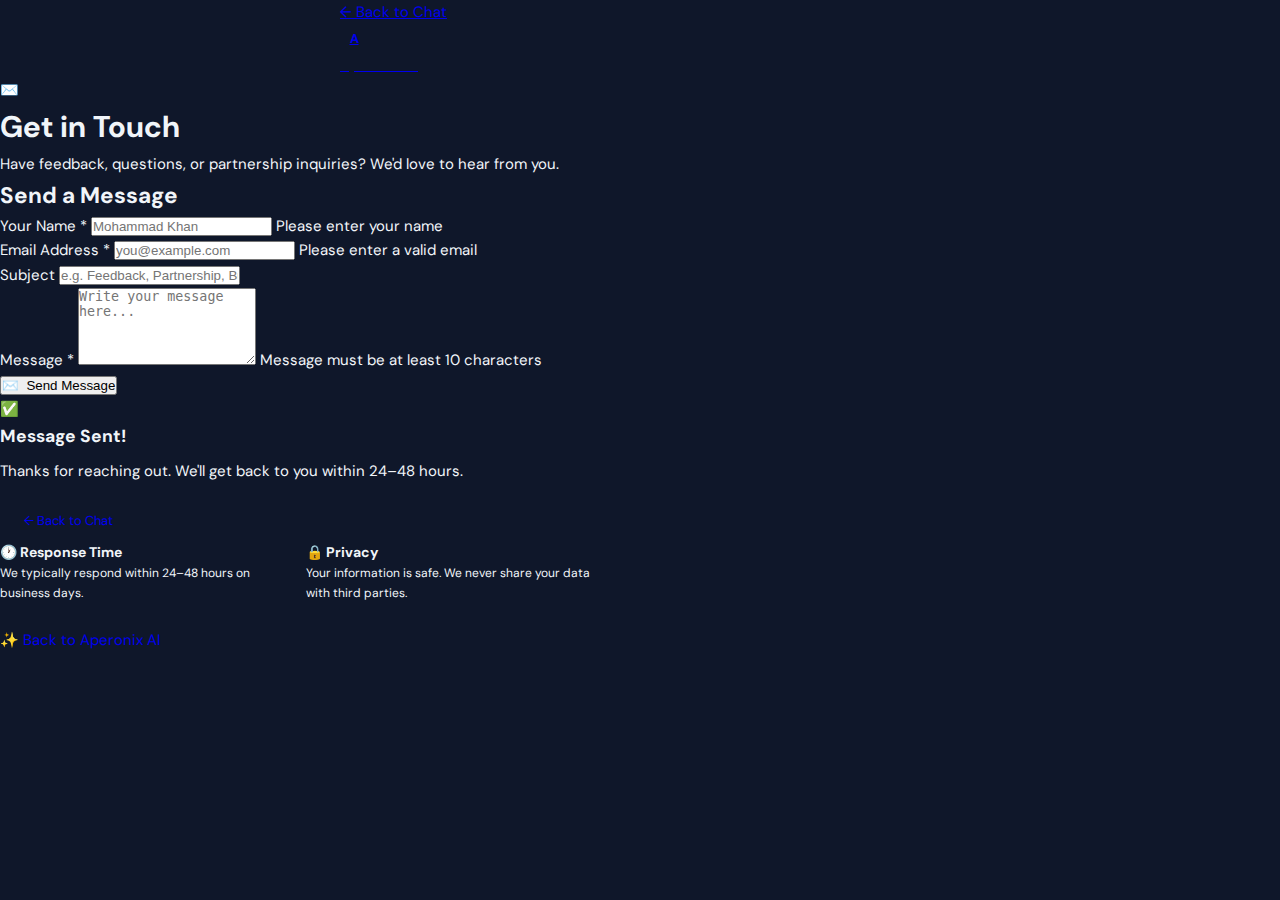
<file: contact.html>
<!DOCTYPE html>
<html lang="en" data-theme="midnight">
<head>
  <meta charset="UTF-8" />
  <meta name="viewport" content="width=device-width, initial-scale=1.0" />
  <title>Contact – Aperonix AI</title>
  <meta name="description" content="Contact Aperonix AI. Send us your feedback, questions, or partnership inquiries." />
  <link rel="icon" type="image/png" href="logo.png" />
  <link rel="stylesheet" href="style.css" />
  <script>
    (function() {
      try {
        var t = localStorage.getItem('aperonix-theme') || 'midnight';
        document.documentElement.setAttribute('data-theme', t);
      } catch(e) {}
    })();
  </script>
</head>
<body>

<div class="static-page">

  <!-- Top Bar -->
  <div class="static-topbar" style="max-width:600px;margin:0 auto;">
    <a href="index.html" class="back-link">← Back to Chat</a>
    <a href="index.html" class="static-logo-link">
      <div style="width:28px;height:28px;border-radius:8px;overflow:hidden;background:linear-gradient(135deg,var(--accent),var(--accent2));display:flex;align-items:center;justify-content:center;">
        <img src="logo.png" alt="Logo" style="width:100%;height:100%;object-fit:contain;" onerror="this.style.display='none';this.parentElement.innerHTML='<span style=\'font-weight:700;font-size:13px;color:var(--bg-base);font-family:var(--font-display)\'>A</span>'">
      </div>
      <span style="font-family:var(--font-display);font-size:14px;background:linear-gradient(135deg,var(--accent),var(--accent2));-webkit-background-clip:text;-webkit-text-fill-color:transparent;background-clip:text;font-weight:600;">Aperonix AI</span>
    </a>
  </div>

  <div class="static-content" style="max-width:600px;">

    <!-- Hero -->
    <div class="page-hero">
      <span class="page-hero-icon">✉️</span>
      <h1>Get in Touch</h1>
      <p>Have feedback, questions, or partnership inquiries? We'd love to hear from you.</p>
    </div>

    <!-- Contact Form -->
    <div class="info-card highlight-card">
      <h2>Send a Message</h2>

      <form class="contact-form" id="contact-form" onsubmit="submitForm(event)">
        <div class="form-group">
          <label class="form-label">Your Name *</label>
          <input type="text" class="form-input" id="name" placeholder="Mohammad Khan" />
          <span class="form-error" id="name-err">Please enter your name</span>
        </div>

        <div class="form-group">
          <label class="form-label">Email Address *</label>
          <input type="email" class="form-input" id="email" placeholder="you@example.com" />
          <span class="form-error" id="email-err">Please enter a valid email</span>
        </div>

        <div class="form-group">
          <label class="form-label">Subject</label>
          <input type="text" class="form-input" id="subject" placeholder="e.g. Feedback, Partnership, Bug Report" />
        </div>

        <div class="form-group">
          <label class="form-label">Message *</label>
          <textarea class="form-textarea" id="message" placeholder="Write your message here..." rows="5"></textarea>
          <span class="form-error" id="message-err">Message must be at least 10 characters</span>
        </div>

        <button type="submit" class="btn-accent submit-btn" id="submit-btn">
          ✉️ &nbsp;Send Message
        </button>
      </form>

      <!-- Success State -->
      <div class="success-box" id="success-box">
        <span class="success-icon">✅</span>
        <h3 style="font-family:var(--font-display);color:var(--text-primary);margin-bottom:8px;">Message Sent!</h3>
        <p>Thanks for reaching out. We'll get back to you within 24–48 hours.</p>
        <a href="index.html" class="btn-accent cta-btn" style="margin-top:16px;display:inline-flex;align-items:center;gap:8px;padding:10px 24px;font-size:13px;border-radius:12px;text-decoration:none;">
          ← Back to Chat
        </a>
      </div>
    </div>

    <!-- Info Cards -->
    <div style="display:grid;grid-template-columns:1fr 1fr;gap:12px;margin-top:0;">
      <div class="info-card" style="margin-bottom:0;">
        <h2 style="font-size:14px;">🕐 Response Time</h2>
        <p style="font-size:12px;">We typically respond within 24–48 hours on business days.</p>
      </div>
      <div class="info-card" style="margin-bottom:0;">
        <h2 style="font-size:14px;">🔒 Privacy</h2>
        <p style="font-size:12px;">Your information is safe. We never share your data with third parties.</p>
      </div>
    </div>

    <div class="cta-box" style="margin-top:24px;">
      <a href="index.html" class="btn-accent cta-btn" style="text-decoration:none;">✨ Back to Aperonix AI</a>
    </div>

  </div>
</div>

<script>
  function submitForm(e) {
    e.preventDefault();
    const name    = document.getElementById('name').value.trim();
    const email   = document.getElementById('email').value.trim();
    const message = document.getElementById('message').value.trim();
    let valid = true;

    // Validate name
    document.getElementById('name-err').classList.toggle('show', !name);
    if (!name) valid = false;

    // Validate email
    const emailOk = /\S+@\S+\.\S+/.test(email);
    document.getElementById('email-err').classList.toggle('show', !emailOk);
    if (!emailOk) valid = false;

    // Validate message
    document.getElementById('message-err').classList.toggle('show', message.length < 10);
    if (message.length < 10) valid = false;

    if (!valid) return;

    // Show loading state
    const btn = document.getElementById('submit-btn');
    btn.textContent = '⏳ Sending...';
    btn.disabled = true;
    btn.style.opacity = '0.7';

    // Simulate sending (replace with real backend if needed)
    setTimeout(() => {
      document.getElementById('contact-form').style.display = 'none';
      document.getElementById('success-box').classList.add('show');
    }, 1500);
  }
</script>

</body>
</html>
</file>
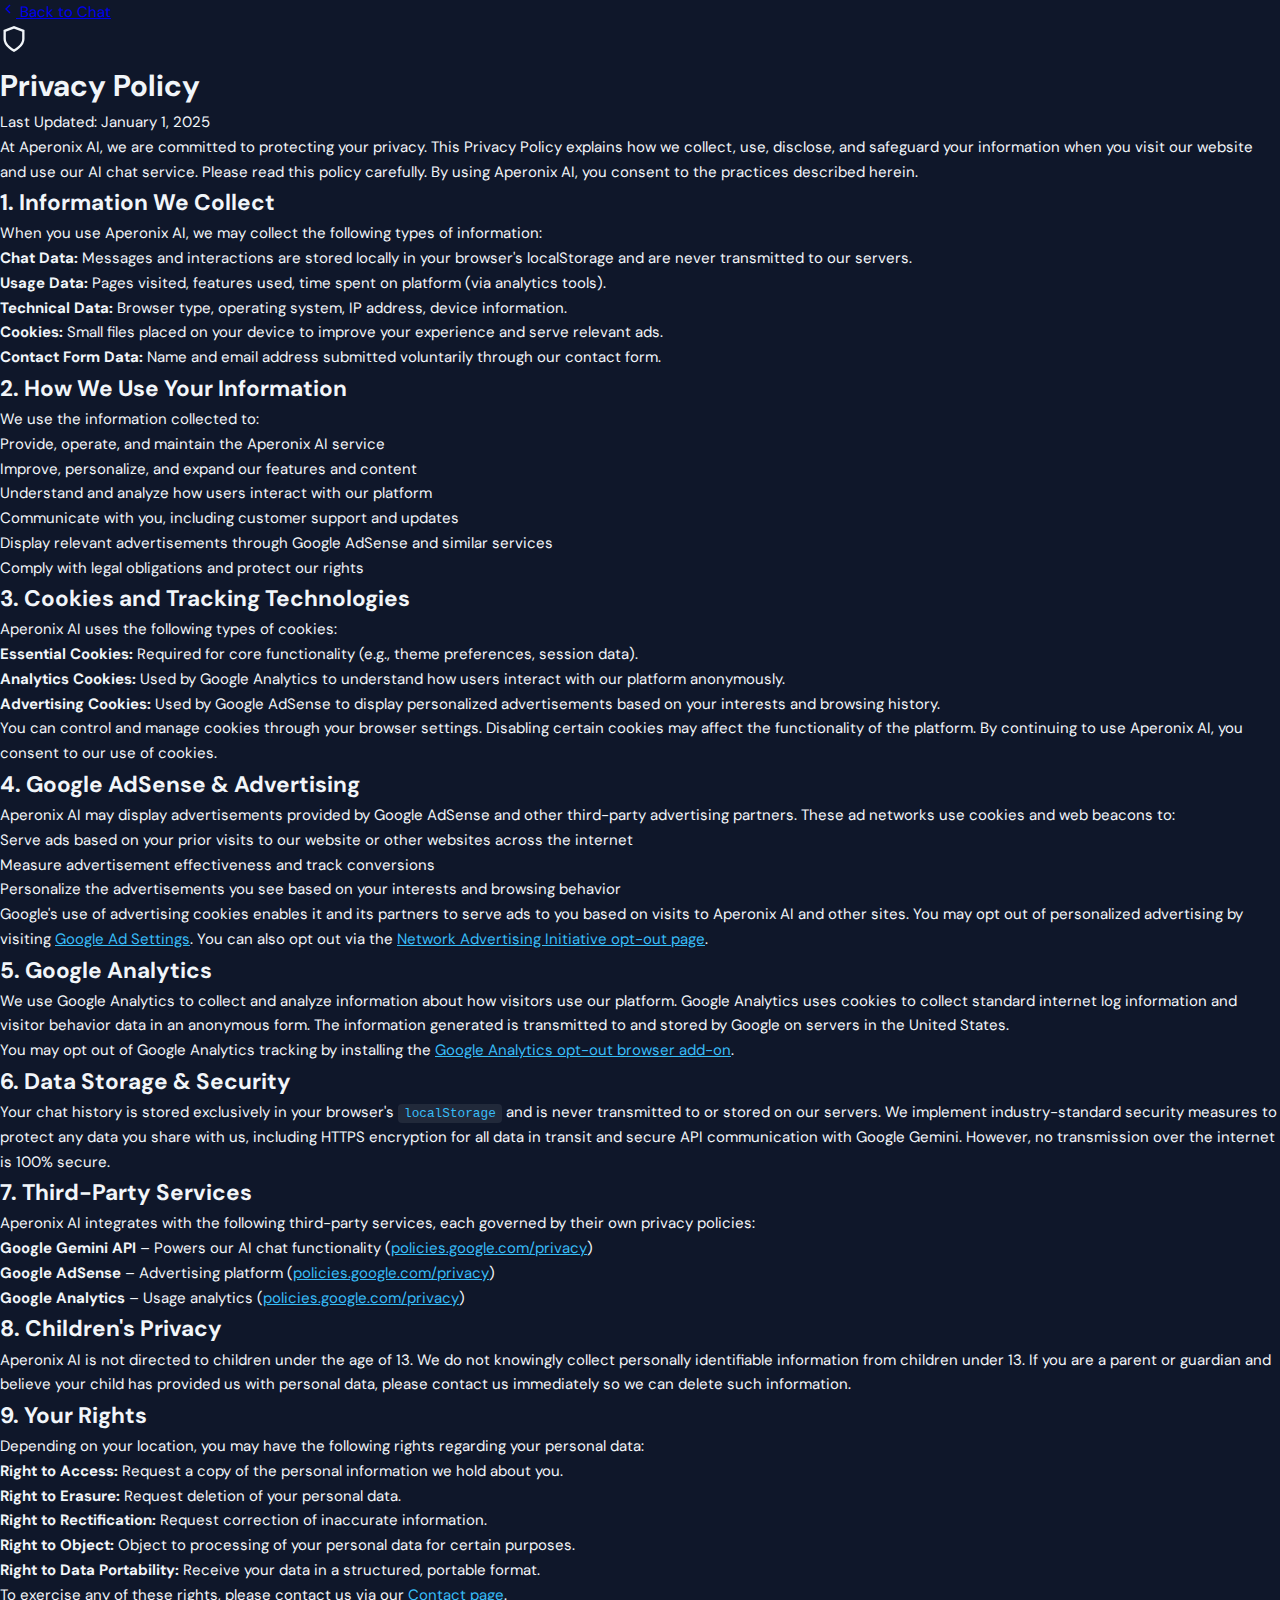
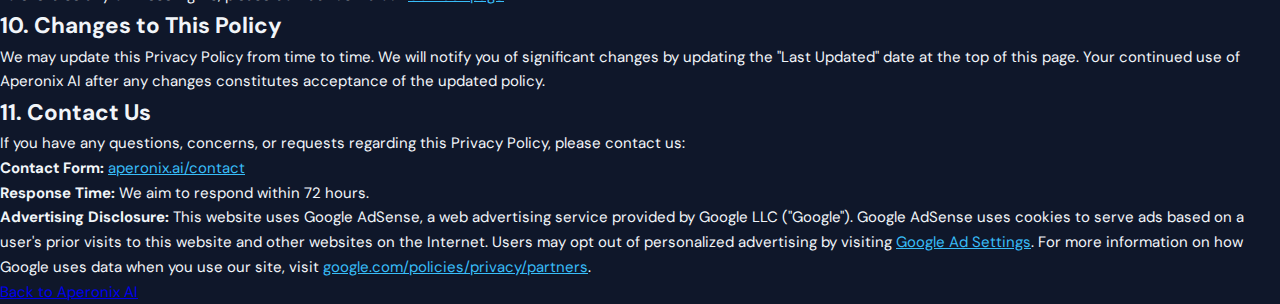
<file: privacy.html>
<!DOCTYPE html>
<html lang="en" data-theme="midnight">
<head>
  <meta charset="UTF-8" />
  <meta name="viewport" content="width=device-width, initial-scale=1.0" />
  <title>Privacy Policy – Aperonix AI</title>
  <meta name="description" content="Aperonix AI Privacy Policy. Learn how we collect, use, and protect your data including cookies, analytics, and advertising." />
  <link rel="icon" href="logo.png" type="image/png" />
  <link rel="stylesheet" href="style.css" />
  <script>
    (function(){
      try {
        var t = localStorage.getItem('aperonix-theme') || 'midnight';
        document.documentElement.setAttribute('data-theme', t);
      } catch(e){}
    })();
  </script>
</head>
<body>

<div class="page-wrapper">
  <div class="page-container">

    <!-- Back -->
    <a href="index.html" class="page-back">
      <svg width="16" height="16" viewBox="0 0 24 24" fill="none" stroke="currentColor" stroke-width="2">
        <polyline points="15 18 9 12 15 6"/>
      </svg>
      Back to Chat
    </a>

    <!-- Hero -->
    <div class="page-hero anim-fade-up">
      <div class="page-hero-icon">
        <svg width="28" height="28" viewBox="0 0 24 24" fill="none" stroke="currentColor" stroke-width="2">
          <path d="M12 22s8-4 8-10V5l-8-3-8 3v7c0 6 8 10 8 10z"/>
        </svg>
      </div>
      <h1>Privacy Policy</h1>
      <p>Last Updated: January 1, 2025</p>
    </div>

    <!-- Intro -->
    <div class="page-card anim-fade-up" style="animation-delay:0.05s">
      <p>
        At Aperonix AI, we are committed to protecting your privacy. This Privacy Policy explains how we collect,
        use, disclose, and safeguard your information when you visit our website and use our AI chat service.
        Please read this policy carefully. By using Aperonix AI, you consent to the practices described herein.
      </p>
    </div>

    <!-- Section 1 -->
    <div class="page-card anim-fade-up" style="animation-delay:0.1s">
      <h2>1. Information We Collect</h2>
      <p>When you use Aperonix AI, we may collect the following types of information:</p>
      <ul>
        <li><strong>Chat Data:</strong> Messages and interactions are stored locally in your browser's localStorage and are never transmitted to our servers.</li>
        <li><strong>Usage Data:</strong> Pages visited, features used, time spent on platform (via analytics tools).</li>
        <li><strong>Technical Data:</strong> Browser type, operating system, IP address, device information.</li>
        <li><strong>Cookies:</strong> Small files placed on your device to improve your experience and serve relevant ads.</li>
        <li><strong>Contact Form Data:</strong> Name and email address submitted voluntarily through our contact form.</li>
      </ul>
    </div>

    <!-- Section 2 -->
    <div class="page-card anim-fade-up" style="animation-delay:0.12s">
      <h2>2. How We Use Your Information</h2>
      <p>We use the information collected to:</p>
      <ul>
        <li>Provide, operate, and maintain the Aperonix AI service</li>
        <li>Improve, personalize, and expand our features and content</li>
        <li>Understand and analyze how users interact with our platform</li>
        <li>Communicate with you, including customer support and updates</li>
        <li>Display relevant advertisements through Google AdSense and similar services</li>
        <li>Comply with legal obligations and protect our rights</li>
      </ul>
    </div>

    <!-- Section 3 -->
    <div class="page-card anim-fade-up" style="animation-delay:0.14s">
      <h2>3. Cookies and Tracking Technologies</h2>
      <p>Aperonix AI uses the following types of cookies:</p>
      <ul>
        <li><strong>Essential Cookies:</strong> Required for core functionality (e.g., theme preferences, session data).</li>
        <li><strong>Analytics Cookies:</strong> Used by Google Analytics to understand how users interact with our platform anonymously.</li>
        <li><strong>Advertising Cookies:</strong> Used by Google AdSense to display personalized advertisements based on your interests and browsing history.</li>
      </ul>
      <p>
        You can control and manage cookies through your browser settings. Disabling certain cookies may affect the
        functionality of the platform. By continuing to use Aperonix AI, you consent to our use of cookies.
      </p>
    </div>

    <!-- Section 4 - Google AdSense (important for approval) -->
    <div class="page-card anim-fade-up" style="animation-delay:0.16s">
      <h2>4. Google AdSense &amp; Advertising</h2>
      <p>
        Aperonix AI may display advertisements provided by Google AdSense and other third-party advertising partners.
        These ad networks use cookies and web beacons to:
      </p>
      <ul>
        <li>Serve ads based on your prior visits to our website or other websites across the internet</li>
        <li>Measure advertisement effectiveness and track conversions</li>
        <li>Personalize the advertisements you see based on your interests and browsing behavior</li>
      </ul>
      <p>
        Google's use of advertising cookies enables it and its partners to serve ads to you based on visits to
        Aperonix AI and other sites. You may opt out of personalized advertising by visiting
        <a href="https://adssettings.google.com" target="_blank" rel="noopener" style="color:var(--accent)">Google Ad Settings</a>.
        You can also opt out via the
        <a href="https://optout.networkadvertising.org" target="_blank" rel="noopener" style="color:var(--accent)">Network Advertising Initiative opt-out page</a>.
      </p>
    </div>

    <!-- Section 5 -->
    <div class="page-card anim-fade-up" style="animation-delay:0.18s">
      <h2>5. Google Analytics</h2>
      <p>
        We use Google Analytics to collect and analyze information about how visitors use our platform.
        Google Analytics uses cookies to collect standard internet log information and visitor behavior data
        in an anonymous form. The information generated is transmitted to and stored by Google on servers
        in the United States.
      </p>
      <p>
        You may opt out of Google Analytics tracking by installing the
        <a href="https://tools.google.com/dlpage/gaoptout" target="_blank" rel="noopener" style="color:var(--accent)">Google Analytics opt-out browser add-on</a>.
      </p>
    </div>

    <!-- Section 6 -->
    <div class="page-card anim-fade-up" style="animation-delay:0.2s">
      <h2>6. Data Storage &amp; Security</h2>
      <p>
        Your chat history is stored exclusively in your browser's <code style="color:var(--accent);background:rgba(255,255,255,0.08);padding:2px 6px;border-radius:4px;font-size:0.85em">localStorage</code>
        and is never transmitted to or stored on our servers. We implement industry-standard security measures to
        protect any data you share with us, including HTTPS encryption for all data in transit and secure API
        communication with Google Gemini. However, no transmission over the internet is 100% secure.
      </p>
    </div>

    <!-- Section 7 -->
    <div class="page-card anim-fade-up" style="animation-delay:0.22s">
      <h2>7. Third-Party Services</h2>
      <p>Aperonix AI integrates with the following third-party services, each governed by their own privacy policies:</p>
      <ul>
        <li><strong>Google Gemini API</strong> – Powers our AI chat functionality (<a href="https://policies.google.com/privacy" target="_blank" style="color:var(--accent)">policies.google.com/privacy</a>)</li>
        <li><strong>Google AdSense</strong> – Advertising platform (<a href="https://policies.google.com/privacy" target="_blank" style="color:var(--accent)">policies.google.com/privacy</a>)</li>
        <li><strong>Google Analytics</strong> – Usage analytics (<a href="https://policies.google.com/privacy" target="_blank" style="color:var(--accent)">policies.google.com/privacy</a>)</li>
      </ul>
    </div>

    <!-- Section 8 -->
    <div class="page-card anim-fade-up" style="animation-delay:0.24s">
      <h2>8. Children's Privacy</h2>
      <p>
        Aperonix AI is not directed to children under the age of 13. We do not knowingly collect personally
        identifiable information from children under 13. If you are a parent or guardian and believe your child
        has provided us with personal data, please contact us immediately so we can delete such information.
      </p>
    </div>

    <!-- Section 9 -->
    <div class="page-card anim-fade-up" style="animation-delay:0.26s">
      <h2>9. Your Rights</h2>
      <p>Depending on your location, you may have the following rights regarding your personal data:</p>
      <ul>
        <li><strong>Right to Access:</strong> Request a copy of the personal information we hold about you.</li>
        <li><strong>Right to Erasure:</strong> Request deletion of your personal data.</li>
        <li><strong>Right to Rectification:</strong> Request correction of inaccurate information.</li>
        <li><strong>Right to Object:</strong> Object to processing of your personal data for certain purposes.</li>
        <li><strong>Right to Data Portability:</strong> Receive your data in a structured, portable format.</li>
      </ul>
      <p>To exercise any of these rights, please contact us via our <a href="contact.html" style="color:var(--accent)">Contact page</a>.</p>
    </div>

    <!-- Section 10 -->
    <div class="page-card anim-fade-up" style="animation-delay:0.28s">
      <h2>10. Changes to This Policy</h2>
      <p>
        We may update this Privacy Policy from time to time. We will notify you of significant changes by
        updating the "Last Updated" date at the top of this page. Your continued use of Aperonix AI after
        any changes constitutes acceptance of the updated policy.
      </p>
    </div>

    <!-- Section 11 -->
    <div class="page-card anim-fade-up" style="animation-delay:0.3s">
      <h2>11. Contact Us</h2>
      <p>If you have any questions, concerns, or requests regarding this Privacy Policy, please contact us:</p>
      <ul>
        <li><strong>Contact Form:</strong> <a href="contact.html" style="color:var(--accent)">aperonix.ai/contact</a></li>
        <li><strong>Response Time:</strong> We aim to respond within 72 hours.</li>
      </ul>
    </div>

    <!-- AdSense Compliance Note -->
    <div class="highlight-note anim-fade-up" style="animation-delay:0.32s">
      <p>
        <strong>Advertising Disclosure:</strong> This website uses Google AdSense, a web advertising service
        provided by Google LLC ("Google"). Google AdSense uses cookies to serve ads based on a user's prior
        visits to this website and other websites on the Internet. Users may opt out of personalized advertising
        by visiting <a href="https://adssettings.google.com" target="_blank" rel="noopener" style="color:var(--accent)">Google Ad Settings</a>.
        For more information on how Google uses data when you use our site, visit
        <a href="https://policies.google.com/technologies/partner-sites" target="_blank" rel="noopener" style="color:var(--accent)">google.com/policies/privacy/partners</a>.
      </p>
    </div>

    <!-- CTA -->
    <div class="page-footer-cta anim-fade-up" style="animation-delay:0.34s">
      <a href="index.html" class="btn-accent">Back to Aperonix AI</a>
    </div>

  </div>
</div>

</body>
</html>
</file>
<file: style.css>
/* style.css — Aperonix AI — Deep Navy Refined Dark Theme */

@import url('https://fonts.googleapis.com/css2?family=DM+Sans:wght@300;400;500;600&family=DM+Mono:wght@400;500&display=swap');

/* ── Tokens ──────────────────────────────────────────────────── */
*, *::before, *::after { box-sizing: border-box; margin: 0; padding: 0; }

:root {
  --bg:           #0f172a;
  --sidebar:      #020617;
  --surface:      #1e293b;
  --surface-2:    #263347;
  --surface-3:    #334155;
  --border:       rgba(148,163,184,0.1);
  --border-light: rgba(148,163,184,0.15);
  --accent:       #38bdf8;
  --accent-dim:   rgba(56,189,248,0.12);
  --accent-glow:  rgba(56,189,248,0.25);
  --user-bg:      #1d4ed8;
  --user-border:  rgba(59,130,246,0.4);
  --ai-bg:        #1e293b;
  --ai-border:    rgba(148,163,184,0.12);
  --text-1:       #f1f5f9;
  --text-2:       #94a3b8;
  --text-3:       #475569;
  --error:        #f87171;
  --success:      #34d399;
  --radius:       14px;
  --radius-sm:    8px;
  --radius-xs:    5px;
  --font:         'DM Sans', sans-serif;
  --mono:         'DM Mono', monospace;
  --sidebar-w:    260px;
  --header-h:     56px;
  --ease:         cubic-bezier(0.16, 1, 0.3, 1);
}

html, body {
  height: 100%;
  background: var(--bg);
  color: var(--text-1);
  font-family: var(--font);
  font-size: 15px;
  line-height: 1.65;
  -webkit-font-smoothing: antialiased;
}

/* ── App Shell ───────────────────────────────────────────────── */
.app {
  display: flex;
  height: 100dvh;
  overflow: hidden;
}

/* ── Sidebar ─────────────────────────────────────────────────── */
#sidebar {
  width: var(--sidebar-w);
  background: var(--sidebar);
  border-right: 1px solid var(--border);
  display: flex;
  flex-direction: column;
  flex-shrink: 0;
  overflow: hidden;
  transition: transform 0.3s var(--ease), width 0.3s var(--ease);
  position: relative;
  z-index: 20;
}

/* Ad Space Sidebar */
.ad-sidebar {
  padding: 10px;
  border-top: 1px solid var(--border);
  min-height: 90px;
  display: flex;
  align-items: center;
  justify-content: center;
}

.ad-placeholder {
  width: 100%;
  border: 1px dashed var(--border-light);
  border-radius: var(--radius-sm);
  padding: 12px;
  text-align: center;
  font-size: 11px;
  color: var(--text-3);
  background: rgba(255,255,255,0.02);
}

/* Sidebar Header */
.sidebar-header {
  padding: 16px 14px 10px;
  border-bottom: 1px solid var(--border);
  flex-shrink: 0;
}

.brand {
  display: flex;
  align-items: center;
  gap: 10px;
  margin-bottom: 14px;
}

.brand-logo {
  width: 34px; height: 34px;
  border-radius: 10px;
  background: linear-gradient(135deg, #38bdf8 0%, #6366f1 100%);
  display: flex; align-items: center; justify-content: center;
  font-size: 18px;
  flex-shrink: 0;
  box-shadow: 0 0 20px var(--accent-glow);
  overflow: hidden;
}

.brand-logo img {
  width: 100%; height: 100%;
  object-fit: cover;
  border-radius: 10px;
}

.brand-logo .fallback-icon { display: block; }

.brand-text {
  display: flex;
  flex-direction: column;
}

.brand-name {
  font-size: 15px;
  font-weight: 600;
  color: var(--text-1);
  letter-spacing: -0.2px;
  line-height: 1.2;
}

.brand-tagline {
  font-size: 10px;
  color: var(--text-3);
  font-weight: 400;
  letter-spacing: 0.5px;
  text-transform: uppercase;
}

#new-chat-btn {
  width: 100%;
  display: flex;
  align-items: center;
  gap: 8px;
  padding: 9px 12px;
  background: var(--accent-dim);
  border: 1px solid rgba(56,189,248,0.25);
  border-radius: var(--radius-sm);
  color: var(--accent);
  font-family: var(--font);
  font-size: 13px;
  font-weight: 500;
  cursor: pointer;
  transition: all 0.2s ease;
}

#new-chat-btn:hover {
  background: rgba(56,189,248,0.2);
  border-color: rgba(56,189,248,0.4);
}

/* History List */
.sidebar-section {
  padding: 10px 10px 6px;
  flex-shrink: 0;
}

.sidebar-section-label {
  font-size: 10px;
  font-weight: 500;
  color: var(--text-3);
  text-transform: uppercase;
  letter-spacing: 0.8px;
  padding: 0 4px 6px;
}

#history-list {
  flex: 1;
  overflow-y: auto;
  padding: 0 10px 10px;
}

#history-list::-webkit-scrollbar { width: 4px; }
#history-list::-webkit-scrollbar-thumb { background: var(--surface-3); border-radius: 99px; }

.no-history {
  font-size: 12px;
  color: var(--text-3);
  text-align: center;
  padding: 20px 0;
}

.history-item {
  width: 100%;
  display: flex;
  align-items: center;
  gap: 8px;
  padding: 8px 10px;
  border-radius: var(--radius-sm);
  background: transparent;
  border: none;
  color: var(--text-2);
  font-family: var(--font);
  font-size: 13px;
  cursor: pointer;
  text-align: left;
  transition: all 0.15s ease;
  position: relative;
  margin-bottom: 2px;
}

.history-item:hover { background: var(--surface); color: var(--text-1); }
.history-item.active { background: var(--surface); color: var(--text-1); }

.history-item svg { flex-shrink: 0; opacity: 0.6; }

.history-item span {
  flex: 1;
  overflow: hidden;
  text-overflow: ellipsis;
  white-space: nowrap;
}

.del-btn {
  display: none;
  background: none;
  border: none;
  color: var(--text-3);
  cursor: pointer;
  font-size: 11px;
  padding: 2px 4px;
  border-radius: 4px;
  line-height: 1;
  flex-shrink: 0;
}

.history-item:hover .del-btn { display: block; }
.del-btn:hover { color: var(--error); background: rgba(248,113,113,0.1); }

/* ── Main Area ───────────────────────────────────────────────── */
.main {
  flex: 1;
  display: flex;
  flex-direction: column;
  overflow: hidden;
  position: relative;
}

/* Ad Space Top */
.ad-top {
  padding: 8px 16px;
  background: var(--bg);
  border-bottom: 1px solid var(--border);
  min-height: 52px;
  display: flex;
  align-items: center;
  justify-content: center;
  flex-shrink: 0;
}

/* Header */
header {
  height: var(--header-h);
  display: flex;
  align-items: center;
  justify-content: space-between;
  padding: 0 16px;
  border-bottom: 1px solid var(--border);
  background: rgba(15,23,42,0.95);
  backdrop-filter: blur(10px);
  flex-shrink: 0;
  position: relative;
  z-index: 10;
}

#sidebar-toggle {
  display: none;
  background: var(--surface);
  border: 1px solid var(--border);
  color: var(--text-2);
  width: 34px; height: 34px;
  border-radius: var(--radius-sm);
  cursor: pointer;
  align-items: center;
  justify-content: center;
  transition: 0.2s;
  flex-shrink: 0;
}

#sidebar-toggle:hover { color: var(--text-1); background: var(--surface-2); }

.header-center {
  display: flex;
  align-items: center;
  gap: 8px;
}

.header-center .dot {
  width: 7px; height: 7px;
  border-radius: 50%;
  background: var(--success);
  box-shadow: 0 0 8px var(--success);
  animation: blink 2.5s ease-in-out infinite;
}

@keyframes blink {
  0%, 100% { opacity: 1; }
  50% { opacity: 0.4; }
}

.header-center span {
  font-size: 13px;
  font-weight: 500;
  color: var(--text-2);
}

.header-center strong {
  color: var(--accent);
  font-weight: 600;
}

.header-right {
  display: flex;
  align-items: center;
  gap: 8px;
}

.model-badge {
  background: var(--surface);
  border: 1px solid var(--border);
  border-radius: 99px;
  padding: 4px 12px;
  font-size: 11px;
  font-weight: 500;
  color: var(--text-2);
  letter-spacing: 0.3px;
}

/* ── Chat Area ───────────────────────────────────────────────── */
#chat-messages {
  flex: 1;
  overflow-y: auto;
  padding: 24px 16px;
  display: flex;
  flex-direction: column;
  gap: 4px;
  scroll-behavior: smooth;
}

#chat-messages::-webkit-scrollbar { width: 5px; }
#chat-messages::-webkit-scrollbar-thumb { background: var(--surface-3); border-radius: 99px; }
#chat-messages::-webkit-scrollbar-track { background: transparent; }

/* ── Welcome Screen ──────────────────────────────────────────── */
#welcome-screen {
  flex: 1;
  display: flex;
  flex-direction: column;
  align-items: center;
  justify-content: center;
  text-align: center;
  padding: 40px 20px;
  gap: 14px;
  animation: fadeUp 0.5s ease;
}

.welcome-logo {
  width: 64px; height: 64px;
  border-radius: 18px;
  background: linear-gradient(135deg, #38bdf8 0%, #6366f1 100%);
  display: flex; align-items: center; justify-content: center;
  font-size: 32px;
  box-shadow: 0 0 40px rgba(99,102,241,0.3);
  margin-bottom: 6px;
  animation: float 4s ease-in-out infinite;
}

@keyframes float {
  0%, 100% { transform: translateY(0); }
  50% { transform: translateY(-8px); }
}

#welcome-screen h1 {
  font-size: 28px;
  font-weight: 600;
  letter-spacing: -0.5px;
  color: var(--text-1);
}

#welcome-screen h1 span { color: var(--accent); }

#welcome-screen p {
  font-size: 15px;
  color: var(--text-2);
  font-weight: 300;
  max-width: 400px;
}

.suggestions {
  display: flex;
  flex-wrap: wrap;
  gap: 8px;
  justify-content: center;
  margin-top: 8px;
  max-width: 520px;
}

.suggestion-chip {
  background: var(--surface);
  border: 1px solid var(--border-light);
  color: var(--text-2);
  padding: 9px 18px;
  border-radius: 99px;
  font-family: var(--font);
  font-size: 13px;
  cursor: pointer;
  transition: all 0.2s ease;
}

.suggestion-chip:hover {
  background: var(--accent-dim);
  border-color: rgba(56,189,248,0.3);
  color: var(--accent);
}

/* ── Message Bubbles ─────────────────────────────────────────── */
.msg-wrap {
  display: flex;
  align-items: flex-start;
  gap: 10px;
  max-width: 800px;
  width: 100%;
  margin: 0 auto;
  position: relative;
  transition: opacity 0.25s ease, transform 0.25s ease;
}

.msg-wrap.entering { opacity: 0; transform: translateY(8px); }

.msg-wrap.user { flex-direction: row-reverse; }

.avatar {
  width: 32px; height: 32px;
  border-radius: 50%;
  font-size: 12px;
  font-weight: 600;
  display: flex; align-items: center; justify-content: center;
  flex-shrink: 0;
  margin-top: 2px;
}

.msg-wrap.user .avatar { background: var(--user-bg); color: #fff; }
.msg-wrap.assistant .avatar {
  background: linear-gradient(135deg, #38bdf8 0%, #6366f1 100%);
  color: #fff;
}

.bubble {
  padding: 12px 16px;
  border-radius: var(--radius);
  max-width: calc(100% - 90px);
  font-size: 14.5px;
  line-height: 1.75;
  word-break: break-word;
}

.bubble.user {
  background: var(--user-bg);
  border: 1px solid var(--user-border);
  border-top-right-radius: 4px;
  color: #fff;
}

.bubble.assistant {
  background: var(--ai-bg);
  border: 1px solid var(--ai-border);
  border-top-left-radius: 4px;
  color: var(--text-1);
}

.bubble.error { border-color: rgba(248,113,113,0.3); }
.bubble.error strong { color: var(--error); }

/* Code blocks */
.bubble pre {
  background: #0b1120;
  border: 1px solid var(--border);
  border-radius: var(--radius-sm);
  padding: 14px 16px;
  margin: 10px 0 4px;
  overflow-x: auto;
  font-family: var(--mono);
  font-size: 13px;
  line-height: 1.6;
}

.bubble code {
  font-family: var(--mono);
  font-size: 13px;
  background: rgba(56,189,248,0.1);
  border: 1px solid rgba(56,189,248,0.2);
  padding: 1px 6px;
  border-radius: 4px;
  color: var(--accent);
}

.bubble pre code { background: none; border: none; padding: 0; color: #cbd5e1; }

.bubble h2, .bubble h3, .bubble h4 {
  margin: 12px 0 6px;
  font-weight: 600;
  color: var(--text-1);
}

.bubble ul, .bubble ol { padding-left: 20px; margin: 6px 0; }
.bubble li { margin: 3px 0; }
.bubble p { margin: 6px 0; }
.bubble p:first-child { margin-top: 0; }
.bubble p:last-child { margin-bottom: 0; }

/* Copy button */
.copy-btn {
  display: none;
  position: absolute;
  top: 6px;
  right: -32px;
  background: var(--surface);
  border: 1px solid var(--border);
  color: var(--text-3);
  width: 26px; height: 26px;
  border-radius: var(--radius-xs);
  cursor: pointer;
  align-items: center;
  justify-content: center;
  font-size: 12px;
  transition: 0.2s;
}

.msg-wrap:hover .copy-btn { display: flex; }
.copy-btn:hover { color: var(--accent); border-color: var(--accent); }

/* ── Typing ──────────────────────────────────────────────────── */
.bubble.typing {
  padding: 16px;
  display: flex;
  align-items: center;
  gap: 5px;
}

.dot {
  width: 7px; height: 7px;
  background: var(--text-3);
  border-radius: 50%;
  animation: bounce 1.3s ease-in-out infinite;
}

.dot:nth-child(2) { animation-delay: 0.2s; }
.dot:nth-child(3) { animation-delay: 0.4s; }

@keyframes bounce {
  0%, 60%, 100% { transform: translateY(0); opacity: 0.3; }
  30% { transform: translateY(-7px); opacity: 1; }
}

/* ── Input Area ──────────────────────────────────────────────── */
.input-area {
  padding: 14px 16px 16px;
  background: var(--bg);
  border-top: 1px solid var(--border);
  flex-shrink: 0;
}

/* Ad Space Bottom */
.ad-bottom {
  padding: 8px 16px;
  border-top: 1px solid var(--border);
  min-height: 52px;
  display: flex;
  align-items: center;
  justify-content: center;
  background: var(--bg);
  flex-shrink: 0;
}

.input-container {
  max-width: 800px;
  margin: 0 auto;
  background: var(--surface);
  border: 1px solid var(--border-light);
  border-radius: calc(var(--radius) + 2px);
  padding: 10px 10px 10px 16px;
  display: flex;
  align-items: flex-end;
  gap: 8px;
  transition: border-color 0.2s, box-shadow 0.2s;
}

.input-container:focus-within {
  border-color: rgba(56,189,248,0.4);
  box-shadow: 0 0 0 3px rgba(56,189,248,0.08);
}

#user-input {
  flex: 1;
  background: transparent;
  border: none;
  outline: none;
  color: var(--text-1);
  font-family: var(--font);
  font-size: 14.5px;
  line-height: 1.6;
  resize: none;
  min-height: 24px;
  max-height: 200px;
  overflow-y: auto;
  padding: 0;
}

#user-input::placeholder { color: var(--text-3); }
#user-input::-webkit-scrollbar { width: 3px; }

#send-btn {
  width: 36px; height: 36px;
  background: var(--accent);
  border: none;
  border-radius: 10px;
  color: #0f172a;
  display: flex; align-items: center; justify-content: center;
  cursor: pointer;
  flex-shrink: 0;
  transition: all 0.2s;
  box-shadow: 0 0 16px rgba(56,189,248,0.3);
}

#send-btn:hover:not(:disabled) {
  background: #7dd3fc;
  transform: scale(1.05);
  box-shadow: 0 0 24px rgba(56,189,248,0.4);
}

#send-btn:disabled {
  background: var(--surface-3);
  color: var(--text-3);
  cursor: not-allowed;
  box-shadow: none;
}

.input-footer {
  max-width: 800px;
  margin: 8px auto 0;
  display: flex;
  justify-content: space-between;
  padding: 0 4px;
}

#char-count { font-size: 11px; color: var(--text-3); font-variant-numeric: tabular-nums; }

.footer-hint { font-size: 11px; color: var(--text-3); }

/* ── Animations ──────────────────────────────────────────────── */
@keyframes fadeUp {
  from { opacity: 0; transform: translateY(20px); }
  to   { opacity: 1; transform: translateY(0); }
}

/* ── Responsive ──────────────────────────────────────────────── */
@media (max-width: 768px) {
  #sidebar {
    position: fixed;
    left: 0; top: 0; bottom: 0;
    transform: translateX(-100%);
    z-index: 100;
    box-shadow: 4px 0 20px rgba(0,0,0,0.5);
  }

  #sidebar.open {
    transform: translateX(0);
  }

  #sidebar-toggle { display: flex; }

  .copy-btn { display: none !important; }

  .bubble { max-width: calc(100% - 48px); }

  .ad-top, .ad-bottom { min-height: 44px; padding: 6px 12px; }
}

@media (max-width: 480px) {
  #chat-messages { padding: 16px 10px; }
  .input-area { padding: 10px 10px 12px; }
  .header-center span { display: none; }
}
</file>
